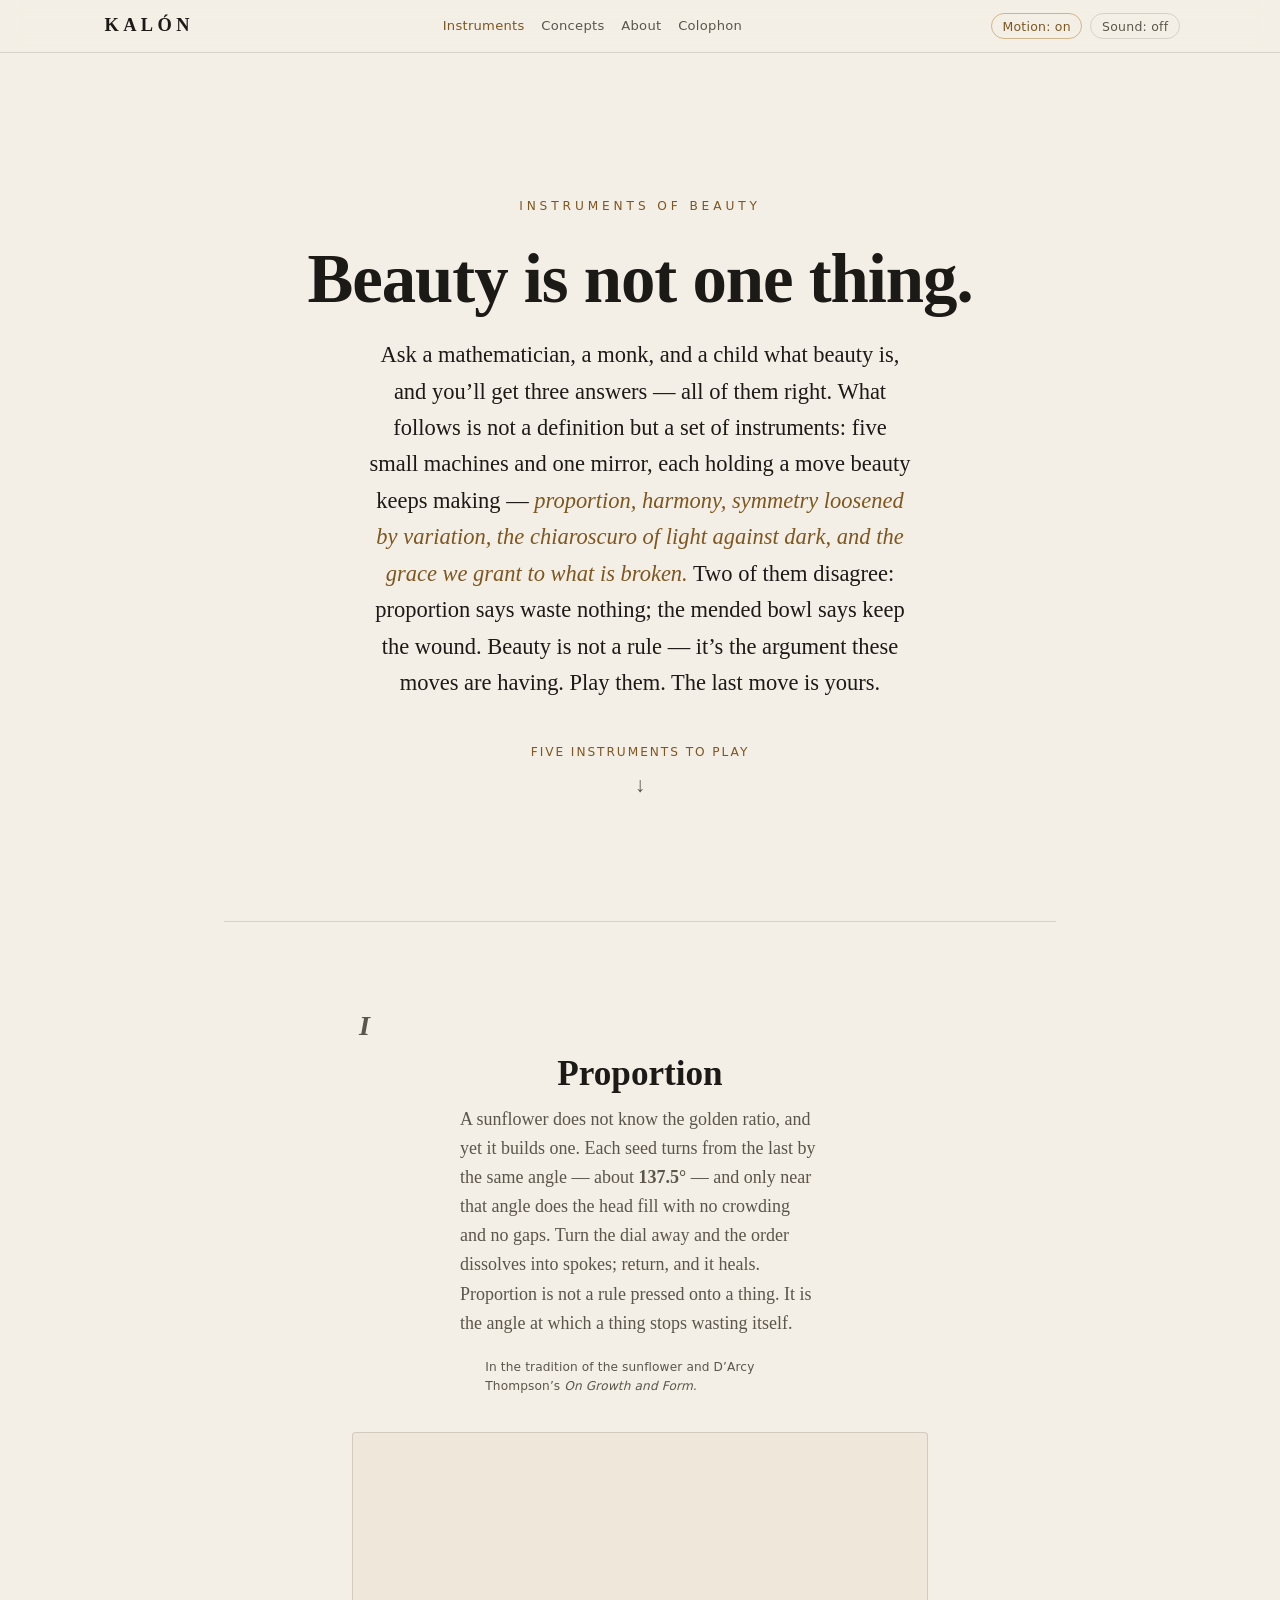
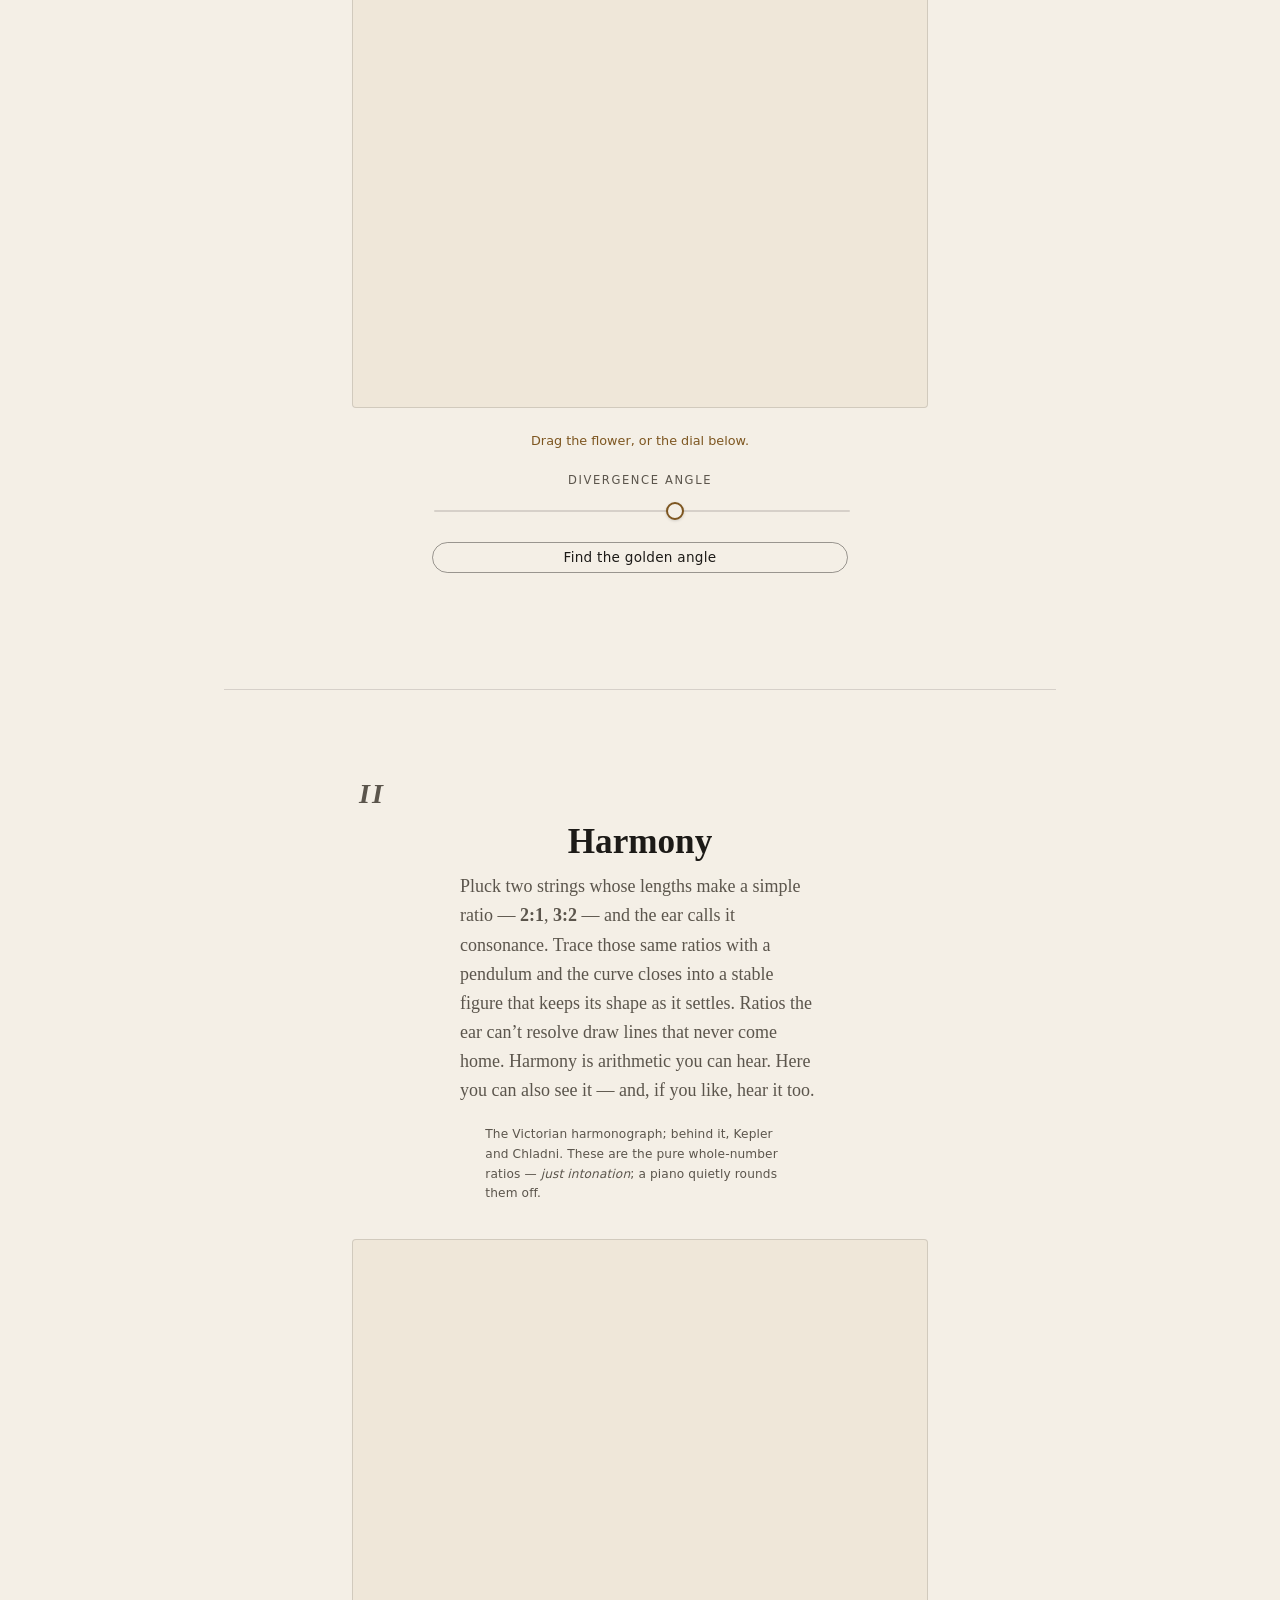
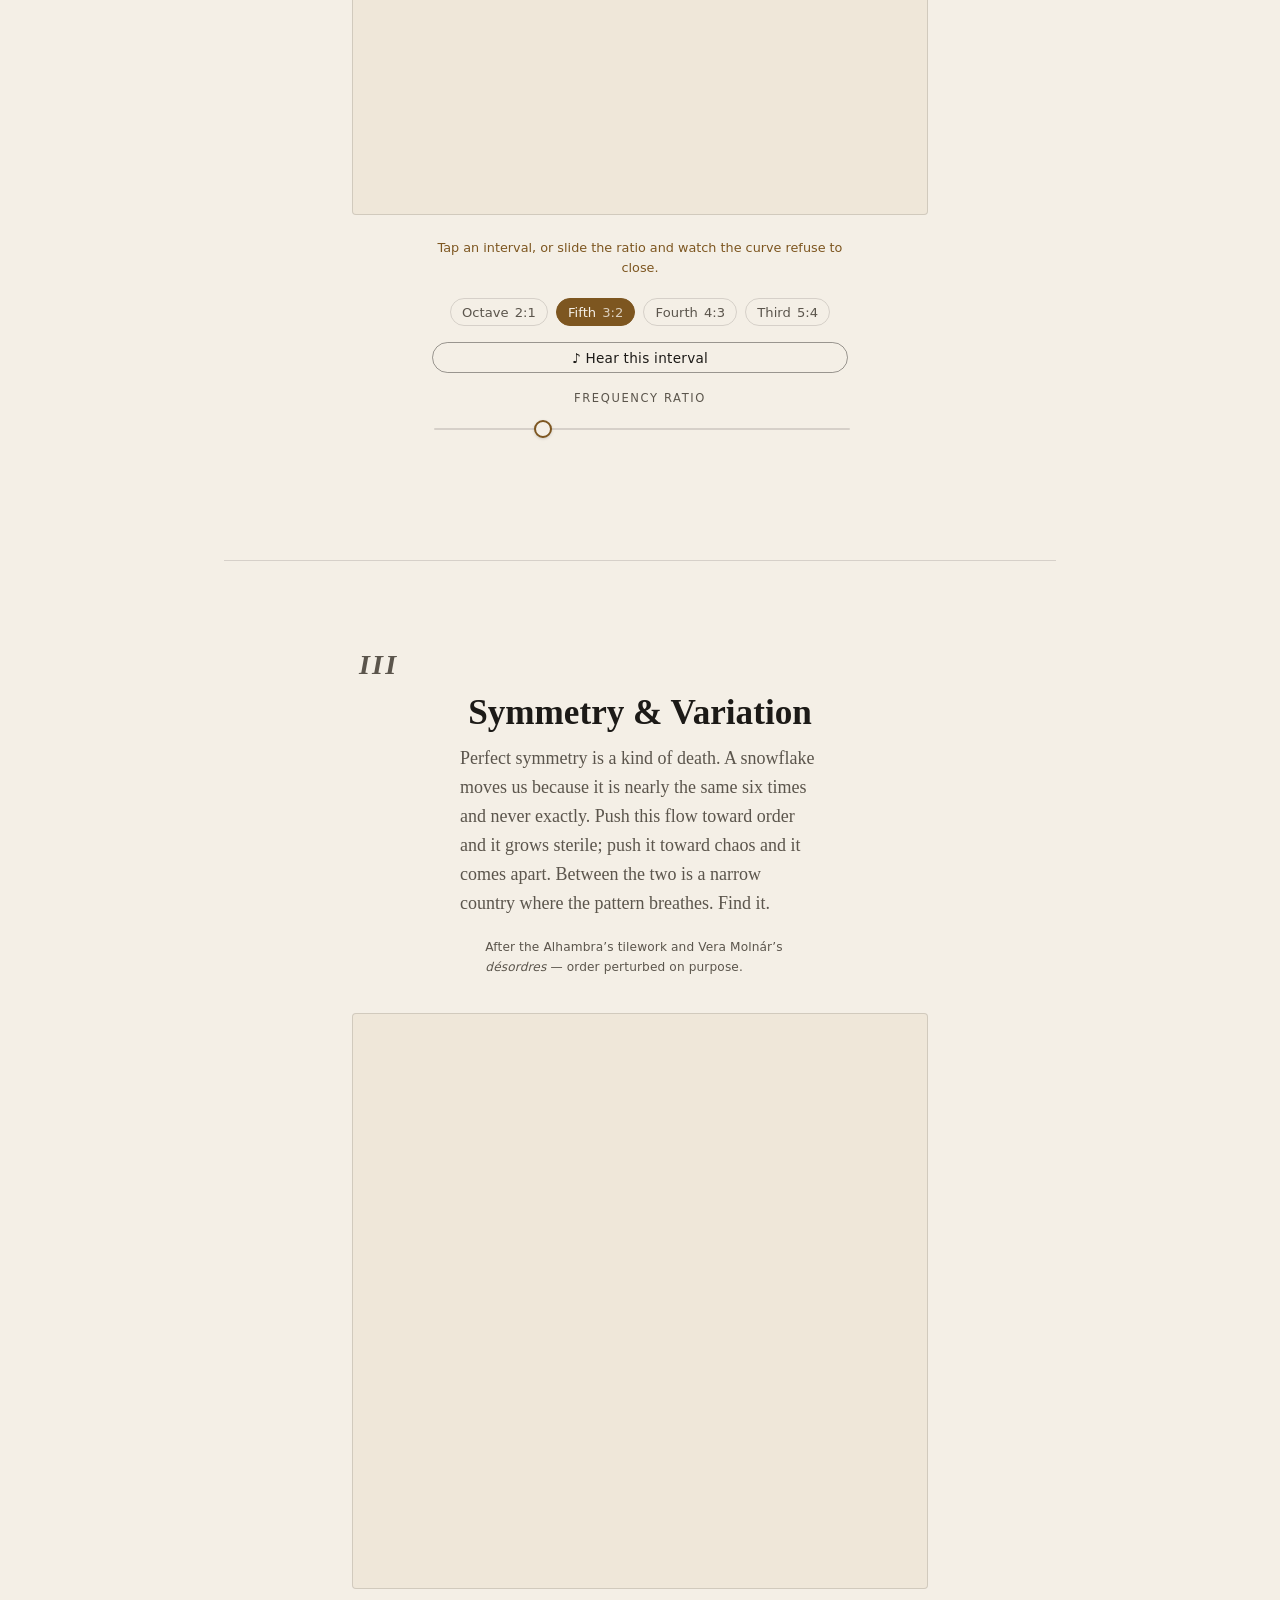
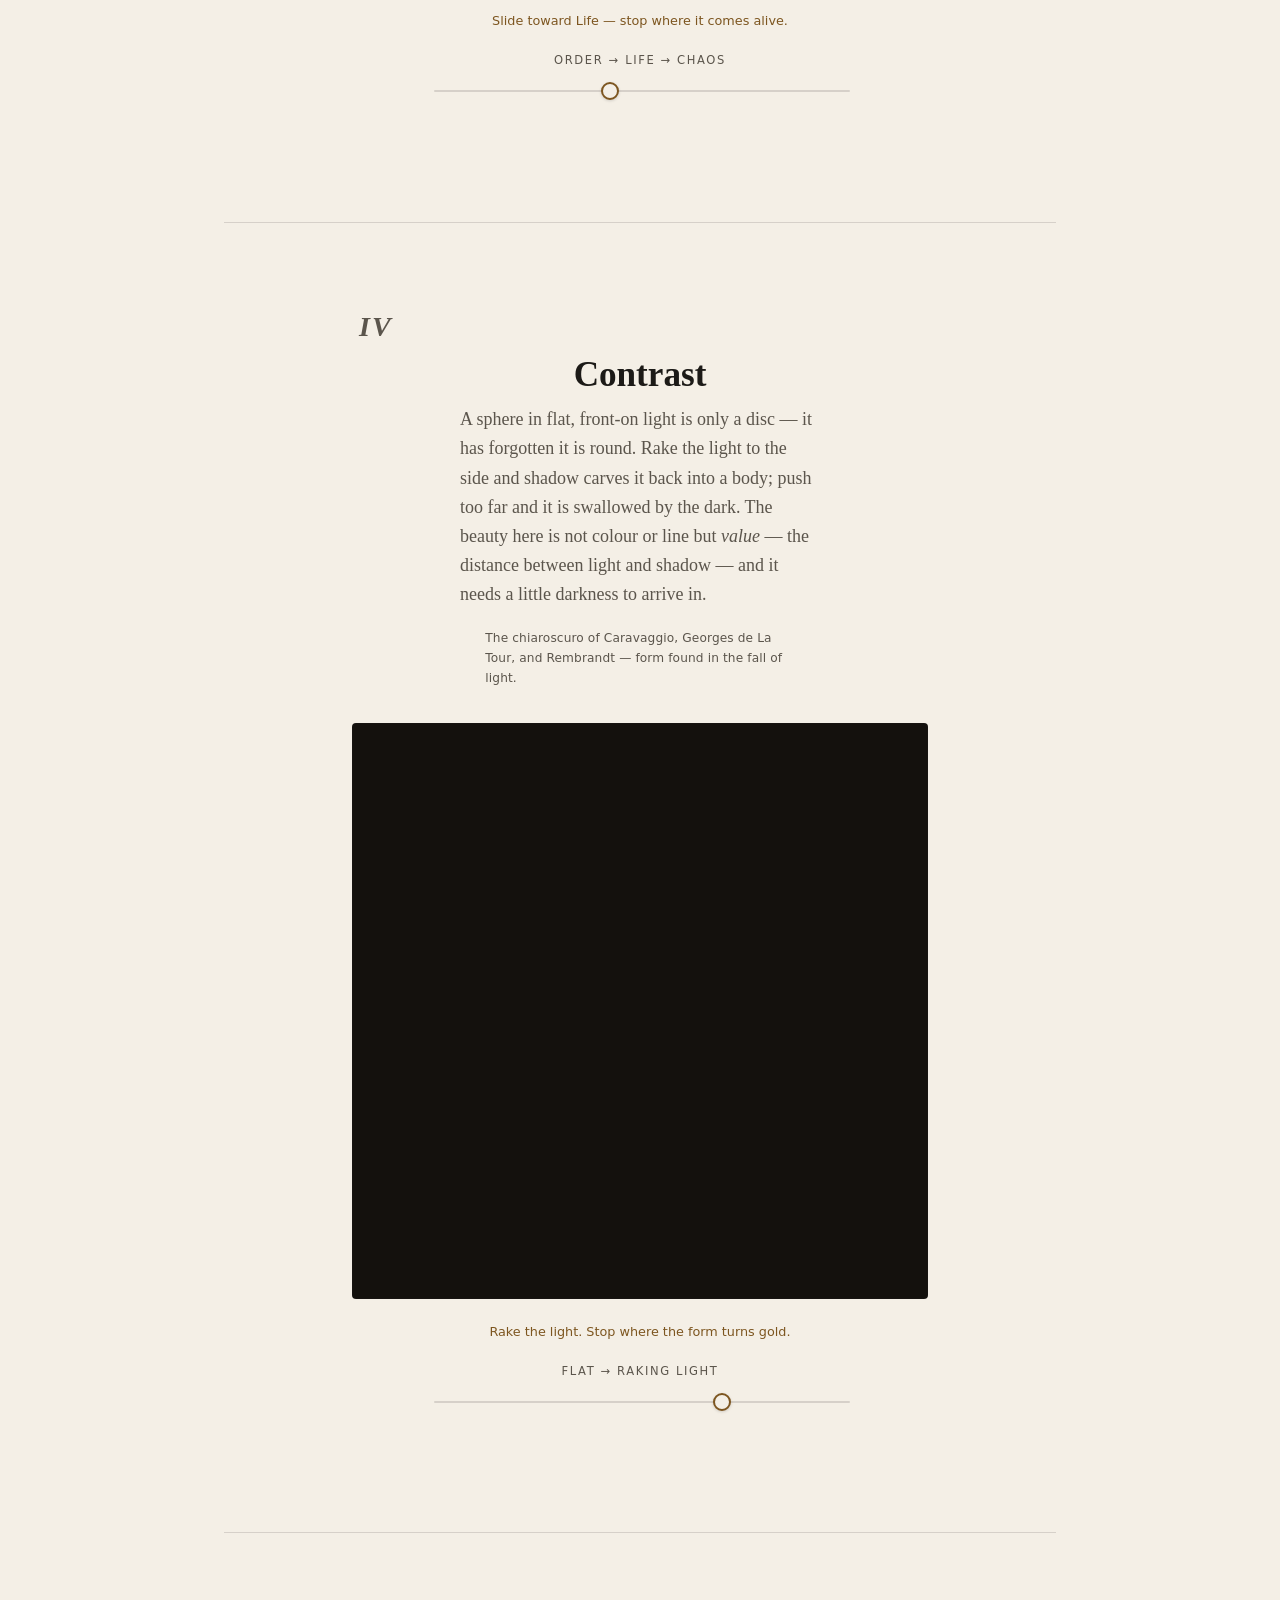
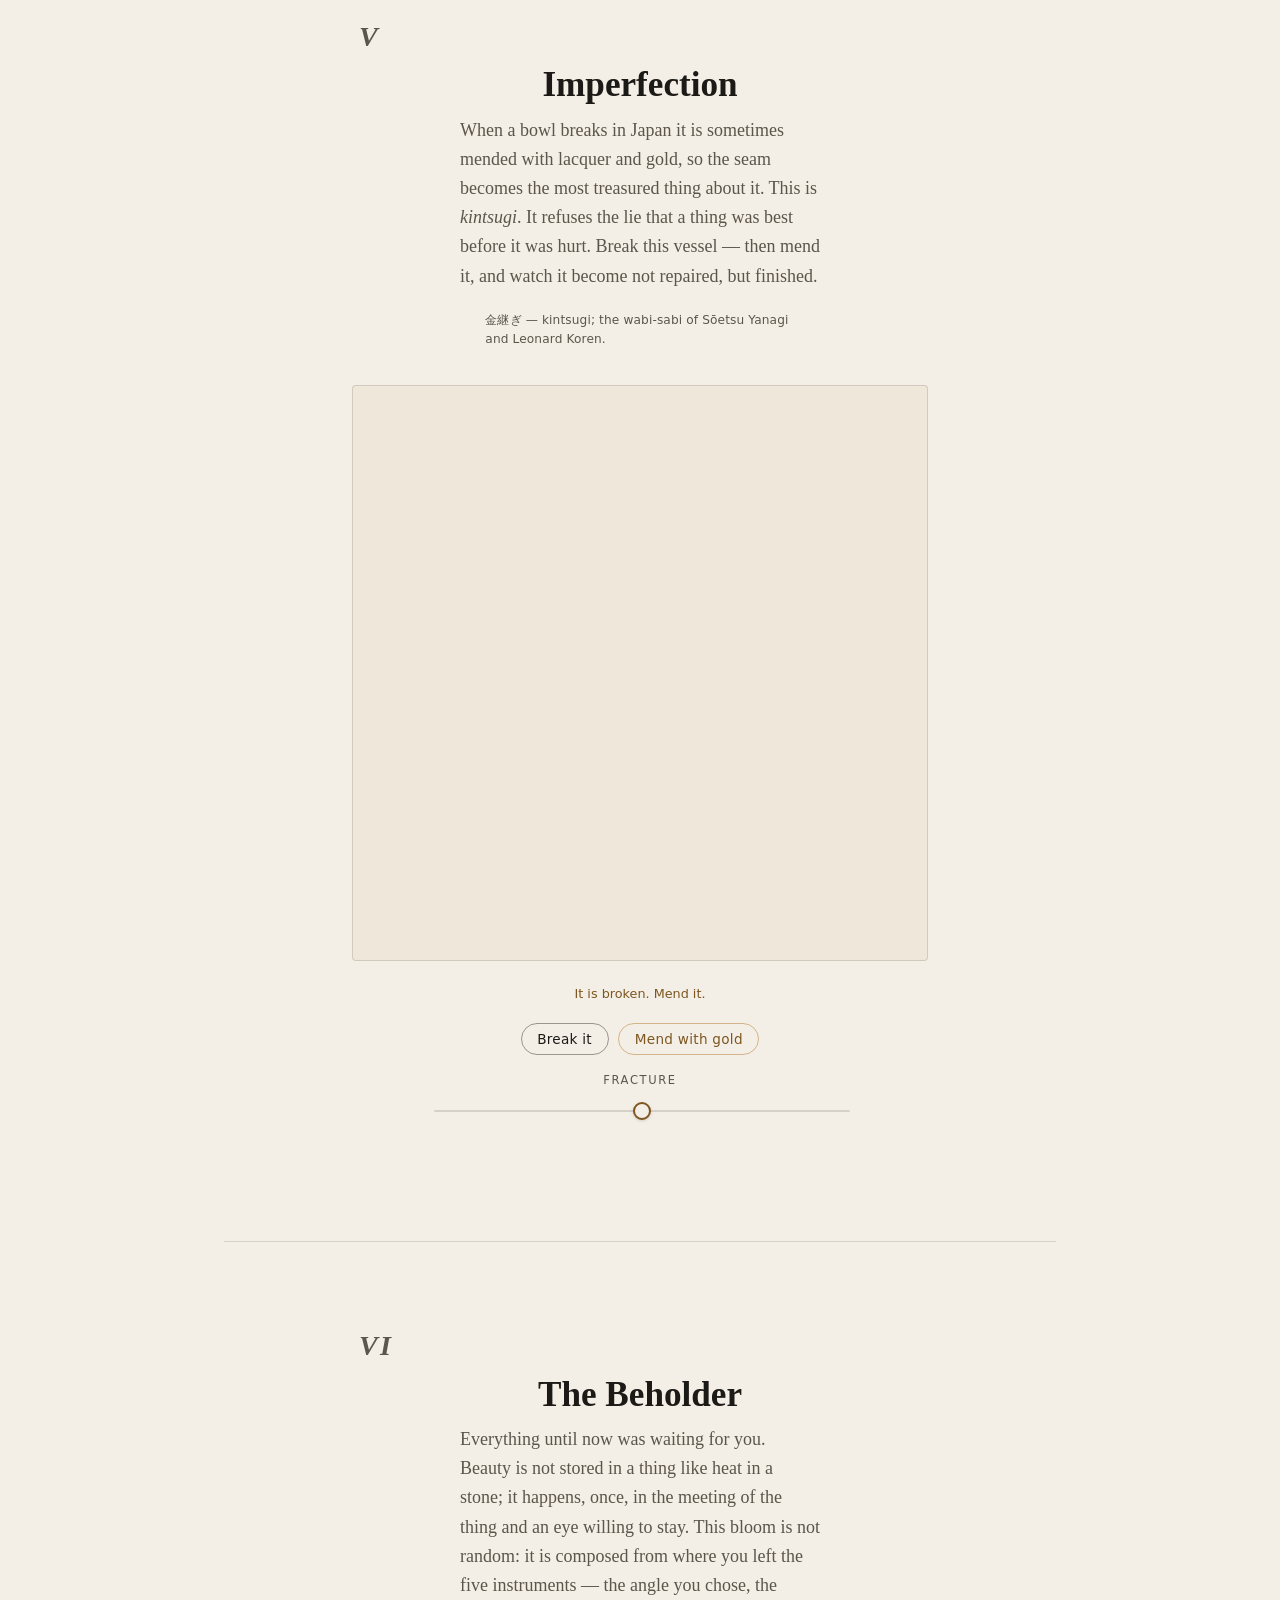
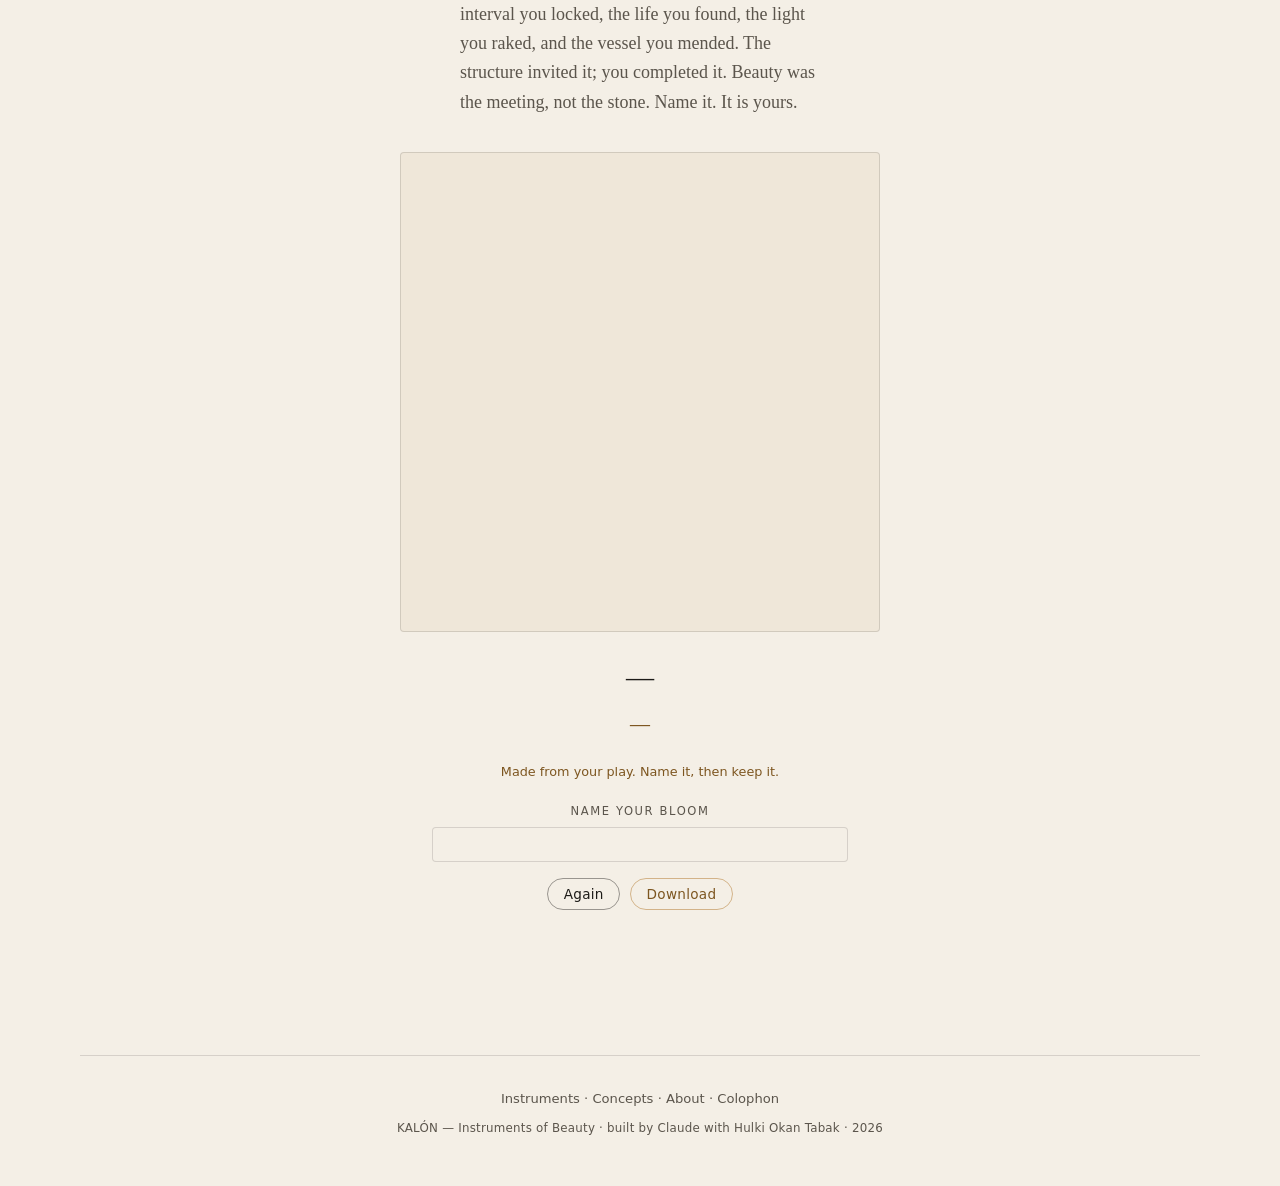
<file: index.html>
<!DOCTYPE html>
<html lang="en">
<head>
<meta charset="utf-8" />
<meta name="viewport" content="width=device-width, initial-scale=1" />
<!-- Tight no-injection posture. Self-contained except GoatCounter (privacy-friendly, cookieless page-view analytics — no personal data), allowed via a strict named-host allowlist. -->
<meta http-equiv="Content-Security-Policy" content="default-src 'none'; script-src 'self' https://gc.zgo.at; style-src 'self'; img-src 'self' data: https://kalon.goatcounter.com; font-src 'self'; connect-src https://kalon.goatcounter.com; manifest-src 'self'; base-uri 'none'; form-action 'none'" />
<title>KALÓN — Instruments of Beauty</title>
<meta name="description" content="Beauty is not one thing. It is a few recurring moves — proportion, harmony, symmetry held in tension with variation, the chiaroscuro of light and shadow, and honored imperfection — and the last move belongs to the beholder. Five playable instruments." />
<meta name="color-scheme" content="light" />
<meta name="theme-color" content="#f4efe6" />
<link rel="apple-touch-icon" href="assets/icon-180.png" />
<link rel="manifest" href="manifest.webmanifest" />
<meta name="apple-mobile-web-app-capable" content="yes" />
<meta name="mobile-web-app-capable" content="yes" />
<meta name="apple-mobile-web-app-title" content="KALÓN" />
<meta name="apple-mobile-web-app-status-bar-style" content="default" />
<meta property="og:title" content="KALÓN — Instruments of Beauty" />
<meta property="og:description" content="Five playable instruments of beauty: proportion, harmony, symmetry &amp; variation, the chiaroscuro of light and shadow, imperfection — and the beholder who completes them." />
<meta property="og:type" content="website" />
<meta name="twitter:card" content="summary" />
<link rel="icon" href="data:image/svg+xml,%3Csvg xmlns='http://www.w3.org/2000/svg' viewBox='0 0 32 32'%3E%3Crect width='32' height='32' fill='%23f4efe6'/%3E%3Cg fill='%23b8843f'%3E%3Ccircle cx='16' cy='16' r='2.2'/%3E%3Ccircle cx='22' cy='14' r='1.8'/%3E%3Ccircle cx='11' cy='19' r='1.8'/%3E%3Ccircle cx='19' cy='22' r='1.6'/%3E%3Ccircle cx='12' cy='11' r='1.6'/%3E%3Ccircle cx='23' cy='20' r='1.3'/%3E%3C/g%3E%3C/svg%3E" />
<link rel="stylesheet" href="css/kalon.css" />
</head>
<body>
<a class="skip-link" href="#overture">Skip to content</a>

<header class="masthead">
  <div class="masthead__inner">
    <a class="wordmark" href="./" id="top">KALÓN</a>
    <nav class="masthead__nav" aria-label="Pages">
      <a href="./" aria-current="page">Instruments</a>
      <a href="concepts.html">Concepts</a>
      <a href="about.html">About</a>
      <a href="colophon.html">Colophon</a>
    </nav>
    <div class="masthead__controls">
      <button type="button" class="toggle" data-toggle="motion" aria-pressed="true">Motion: on</button>
      <button type="button" class="toggle" data-toggle="sound" aria-pressed="false">Sound: off</button>
    </div>
  </div>
</header>

<main>
  <!-- OVERTURE -->
  <section id="overture" class="overture" tabindex="-1">
    <p class="kicker">Instruments of Beauty</p>
    <h1 class="display">Beauty is not one&nbsp;thing.</h1>
    <p class="lede">
      Ask a mathematician, a monk, and a child what beauty is, and you’ll get three answers —
      all of them right. What follows is not a definition but a set of instruments: five small
      machines and one mirror, each holding a move beauty keeps making — <em>proportion, harmony,
      symmetry loosened by variation, the chiaroscuro of light against dark, and the grace we
      grant to what is broken.</em> Two of them disagree: proportion says waste nothing; the
      mended bowl says keep the wound. Beauty is not a rule — it’s the argument these moves are
      having. Play them. The last move is yours.
    </p>
    <p class="scroll-hint" aria-hidden="true"><span class="scroll-hint__label">five instruments to play</span> ↓</p>
  </section>

  <!-- I · PROPORTION -->
  <section id="proportion" class="instrument" data-instrument="proportion" aria-labelledby="h-proportion">
    <div class="instrument__text">
      <p class="numeral">I</p>
      <h2 id="h-proportion">Proportion</h2>
      <p>
        A sunflower does not know the golden ratio, and yet it builds one. Each seed turns
        from the last by the same angle — about <strong>137.5°</strong> — and only near that
        angle does the head fill with no crowding and no gaps. Turn the dial away and the
        order dissolves into spokes; return, and it heals. Proportion is not a rule pressed
        onto a thing. It is the angle at which a thing stops wasting itself.
      </p>
      <p class="lineage">In the tradition of the sunflower and D’Arcy Thompson’s <em>On Growth and Form</em>.</p>
    </div>
    <figure class="instrument__stage">
      <canvas data-role="canvas" width="640" height="640" role="img"
        aria-label="A field of florets arranged by a divergence angle. Near the golden angle they pack into a smooth spiral; away from it, spokes and gaps appear."></canvas>
      <figcaption class="visually-hidden">Phyllotaxis: points placed at each multiple of the divergence angle.</figcaption>
      <div class="controls">
        <p class="hint">Drag the flower, or the dial below.</p>
        <label class="control">
          <span class="control__label">Divergence angle</span>
          <input type="range" data-role="theta" min="120" max="150" step="0.1" value="137.5"
            aria-label="Divergence angle in degrees" />
        </label>
        <button type="button" class="btn" data-role="golden">Find the golden angle</button>
        <p class="readout" data-role="readout" aria-live="polite"></p>
      </div>
    </figure>
  </section>

  <!-- II · HARMONY -->
  <section id="harmony" class="instrument" data-instrument="harmony" aria-labelledby="h-harmony">
    <div class="instrument__text">
      <p class="numeral">II</p>
      <h2 id="h-harmony">Harmony</h2>
      <p>
        Pluck two strings whose lengths make a simple ratio — <strong>2:1</strong>,
        <strong>3:2</strong> — and the ear calls it consonance. Trace those same ratios with a
        pendulum and the curve closes into a stable figure that keeps its shape as it settles.
        Ratios the ear can’t resolve draw lines that never come home. Harmony is arithmetic you can hear.
        Here you can also see it — and, if you like, hear it too.
      </p>
      <p class="lineage">The Victorian harmonograph; behind it, Kepler and Chladni. These are the pure whole-number ratios — <em>just intonation</em>; a piano quietly rounds them off.</p>
    </div>
    <figure class="instrument__stage">
      <canvas data-role="canvas" width="640" height="640" role="img"
        aria-label="A harmonograph curve. Simple frequency ratios close into a stable figure; complex ratios tangle."></canvas>
      <div class="controls">
        <p class="hint">Tap an interval, or slide the ratio and watch the curve refuse to close.</p>
        <div class="chips" role="group" aria-label="Musical intervals">
          <button type="button" class="chip" data-role="interval" data-p="2" data-q="1" aria-pressed="false">Octave <span>2:1</span></button>
          <button type="button" class="chip" data-role="interval" data-p="3" data-q="2" aria-pressed="true">Fifth <span>3:2</span></button>
          <button type="button" class="chip" data-role="interval" data-p="4" data-q="3" aria-pressed="false">Fourth <span>4:3</span></button>
          <button type="button" class="chip" data-role="interval" data-p="5" data-q="4" aria-pressed="false">Third <span>5:4</span></button>
        </div>
        <button type="button" class="btn" data-role="hear">♪ Hear this interval</button>
        <label class="control">
          <span class="control__label">Frequency ratio</span>
          <input type="range" data-role="ratio" min="1" max="3" step="0.001" value="1.5"
            aria-label="Frequency ratio between the two pendulums" />
        </label>
        <p class="readout" data-role="readout" aria-live="polite"></p>
      </div>
    </figure>
  </section>

  <!-- III · SYMMETRY & VARIATION -->
  <section id="symmetry" class="instrument" data-instrument="symmetry" aria-labelledby="h-symmetry">
    <div class="instrument__text">
      <p class="numeral">III</p>
      <h2 id="h-symmetry">Symmetry &amp; Variation</h2>
      <p>
        Perfect symmetry is a kind of death. A snowflake moves us because it is nearly the
        same six times and never exactly. Push this flow toward order and it grows sterile;
        push it toward chaos and it comes apart. Between the two is a narrow country where the
        pattern breathes. Find it.
      </p>
      <p class="lineage">After the Alhambra’s tilework and Vera Molnár’s <em>désordres</em> — order perturbed on purpose.</p>
    </div>
    <figure class="instrument__stage">
      <canvas data-role="canvas" width="640" height="640" role="img"
        aria-label="A twelve-fold rosette construction. A single slider moves it from a perfect crystalline pattern, through a living near-symmetry, into chaos."></canvas>
      <div class="controls">
        <p class="hint">Slide toward Life — stop where it comes alive.</p>
        <label class="control">
          <span class="control__label">Order → Life → Chaos</span>
          <input type="range" data-role="life" min="0" max="1" step="0.01" value="0.42"
            aria-label="Amount of life: from order to chaos" />
        </label>
        <p class="readout" data-role="readout" aria-live="polite"></p>
      </div>
    </figure>
  </section>

  <!-- IV · CONTRAST -->
  <section id="contrast" class="instrument instrument--dark" data-instrument="contrast" aria-labelledby="h-contrast">
    <div class="instrument__text">
      <p class="numeral">IV</p>
      <h2 id="h-contrast">Contrast</h2>
      <p>
        A sphere in flat, front-on light is only a disc — it has forgotten it is round. Rake the
        light to the side and shadow carves it back into a body; push too far and it is swallowed
        by the dark. The beauty here is not colour or line but <em>value</em> — the distance
        between light and shadow — and it needs a little darkness to arrive in.
      </p>
      <p class="lineage">The chiaroscuro of Caravaggio, Georges de La Tour, and Rembrandt — form found in the fall of light.</p>
    </div>
    <figure class="instrument__stage">
      <canvas data-role="canvas" width="640" height="640" role="img"
        aria-label="A sphere emerging from darkness, lit from the side; a slider moves the light from flat to raking."></canvas>
      <div class="controls">
        <p class="hint">Rake the light. Stop where the form turns gold.</p>
        <label class="control">
          <span class="control__label">Flat → Raking light</span>
          <input type="range" data-role="light" min="0" max="1" step="0.01" value="0.7"
            aria-label="Light angle: from flat front light to raking side light" />
        </label>
        <p class="readout" data-role="readout" aria-live="polite"></p>
      </div>
    </figure>
  </section>

  <!-- V · IMPERFECTION -->
  <section id="imperfection" class="instrument" data-instrument="imperfection" aria-labelledby="h-imperfection">
    <div class="instrument__text">
      <p class="numeral">V</p>
      <h2 id="h-imperfection">Imperfection</h2>
      <p>
        When a bowl breaks in Japan it is sometimes mended with lacquer and gold, so the seam
        becomes the most treasured thing about it. This is <em>kintsugi</em>. It refuses the
        lie that a thing was best before it was hurt. Break this vessel — then mend it, and
        watch it become not repaired, but finished.
      </p>
      <p class="lineage">金継ぎ — kintsugi; the wabi-sabi of Sōetsu Yanagi and Leonard Koren.</p>
    </div>
    <figure class="instrument__stage">
      <canvas data-role="canvas" width="640" height="640" role="img"
        aria-label="A ceramic vessel that can be fractured and then mended, its cracks filled with gold."></canvas>
      <div class="controls">
        <p class="hint">It is broken. Mend it.</p>
        <div class="btn-row">
          <button type="button" class="btn" data-role="break">Break it</button>
          <button type="button" class="btn btn--gold" data-role="mend">Mend with gold</button>
        </div>
        <label class="control">
          <span class="control__label">Fracture</span>
          <input type="range" data-role="broken" min="1" max="5" step="1" value="3" aria-label="How many fractures" />
        </label>
        <p class="readout" data-role="readout" aria-live="polite"></p>
      </div>
    </figure>
  </section>

  <!-- FINALE · THE BEHOLDER -->
  <section id="beholder" class="instrument beholder" data-instrument="beholder" aria-labelledby="h-beholder">
    <div class="instrument__text">
      <p class="numeral">VI</p>
      <h2 id="h-beholder">The Beholder</h2>
      <p>
        Everything until now was waiting for you. Beauty is not stored in a thing like heat in
        a stone; it happens, once, in the meeting of the thing and an eye willing to stay.
        This bloom is not random: it is composed from where you left the five instruments —
        the angle you chose, the interval you locked, the life you found, the light you raked,
        and the vessel you mended. The structure invited it; you completed it. Beauty was the
        meeting, not the stone. Name it. It is yours.
      </p>
    </div>
    <figure class="instrument__stage">
      <canvas data-role="canvas" width="720" height="720" role="img" aria-label="A bloom composed from your visit."></canvas>
      <figure class="artifact" role="status" aria-live="polite">
        <figcaption class="artifact__name" data-role="name">—</figcaption>
        <blockquote class="artifact__line" data-role="line">—</blockquote>
        <p class="artifact__sig" data-role="signature"></p>
      </figure>
      <div class="controls">
        <p class="hint">Made from your play. Name it, then keep it.</p>
        <label class="control control--text">
          <span class="control__label">Name your bloom</span>
          <input type="text" data-role="rename" maxlength="40" autocomplete="off" spellcheck="false" />
        </label>
        <div class="btn-row">
          <button type="button" class="btn" data-role="again">Again</button>
          <button type="button" class="btn btn--gold" data-role="download">Download</button>
        </div>
      </div>
    </figure>
  </section>

</main>

<footer class="site-footer">
  <nav class="site-footer__nav" aria-label="Pages">
    <a href="./">Instruments</a> · <a href="concepts.html">Concepts</a> · <a href="about.html">About</a> · <a href="colophon.html">Colophon</a>
  </nav>
  <p>KALÓN — Instruments of Beauty · built by Claude with Hulki Okan Tabak · 2026</p>
</footer>

<script src="js/core.js"></script>
<script src="js/audio.js"></script>
<script src="js/proportion.js"></script>
<script src="js/harmony.js"></script>
<script src="js/symmetry.js"></script>
<script src="js/contrast.js"></script>
<script src="js/imperfection.js"></script>
<script src="js/beholder.js"></script>
<script src="js/boot.js"></script>
<!-- GoatCounter — privacy-friendly, cookieless page-view analytics (no personal data) -->
<script data-goatcounter="https://kalon.goatcounter.com/count" async src="https://gc.zgo.at/count.js"></script>
</body>
</html>
</file>
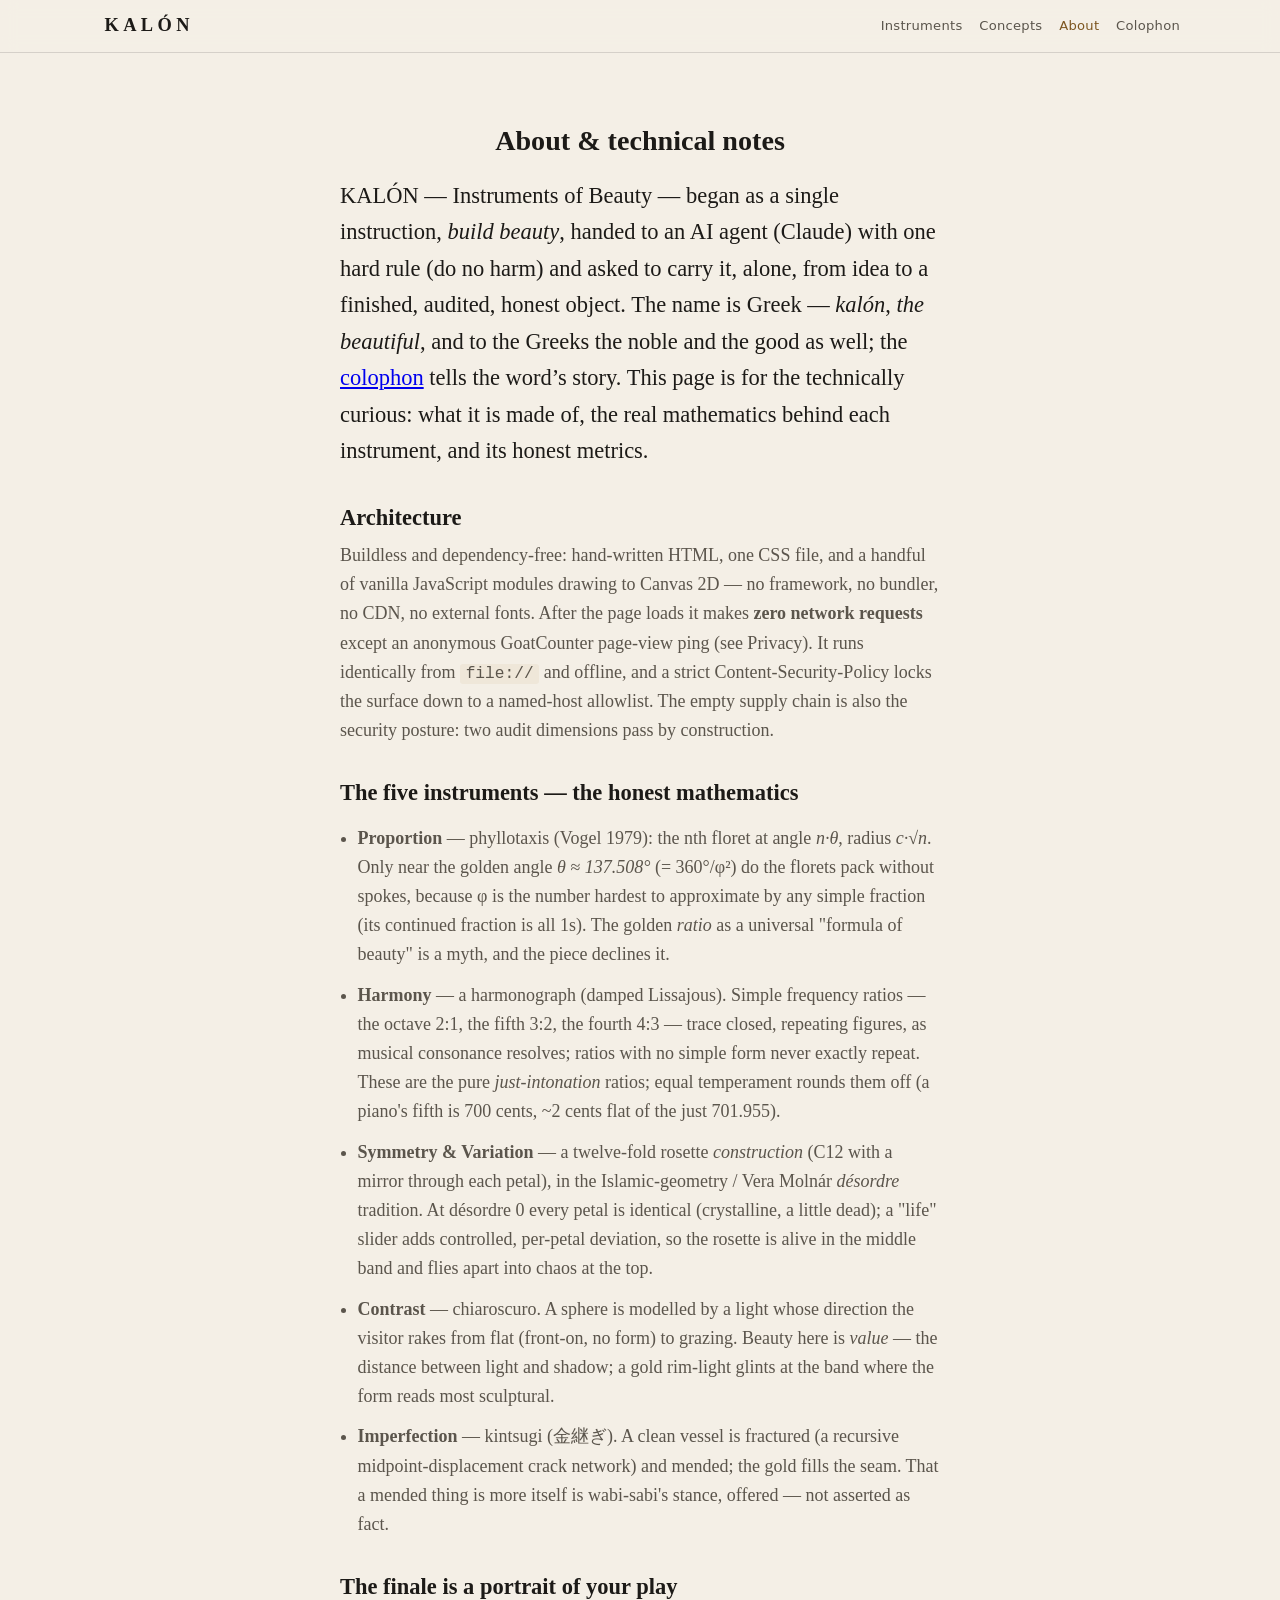
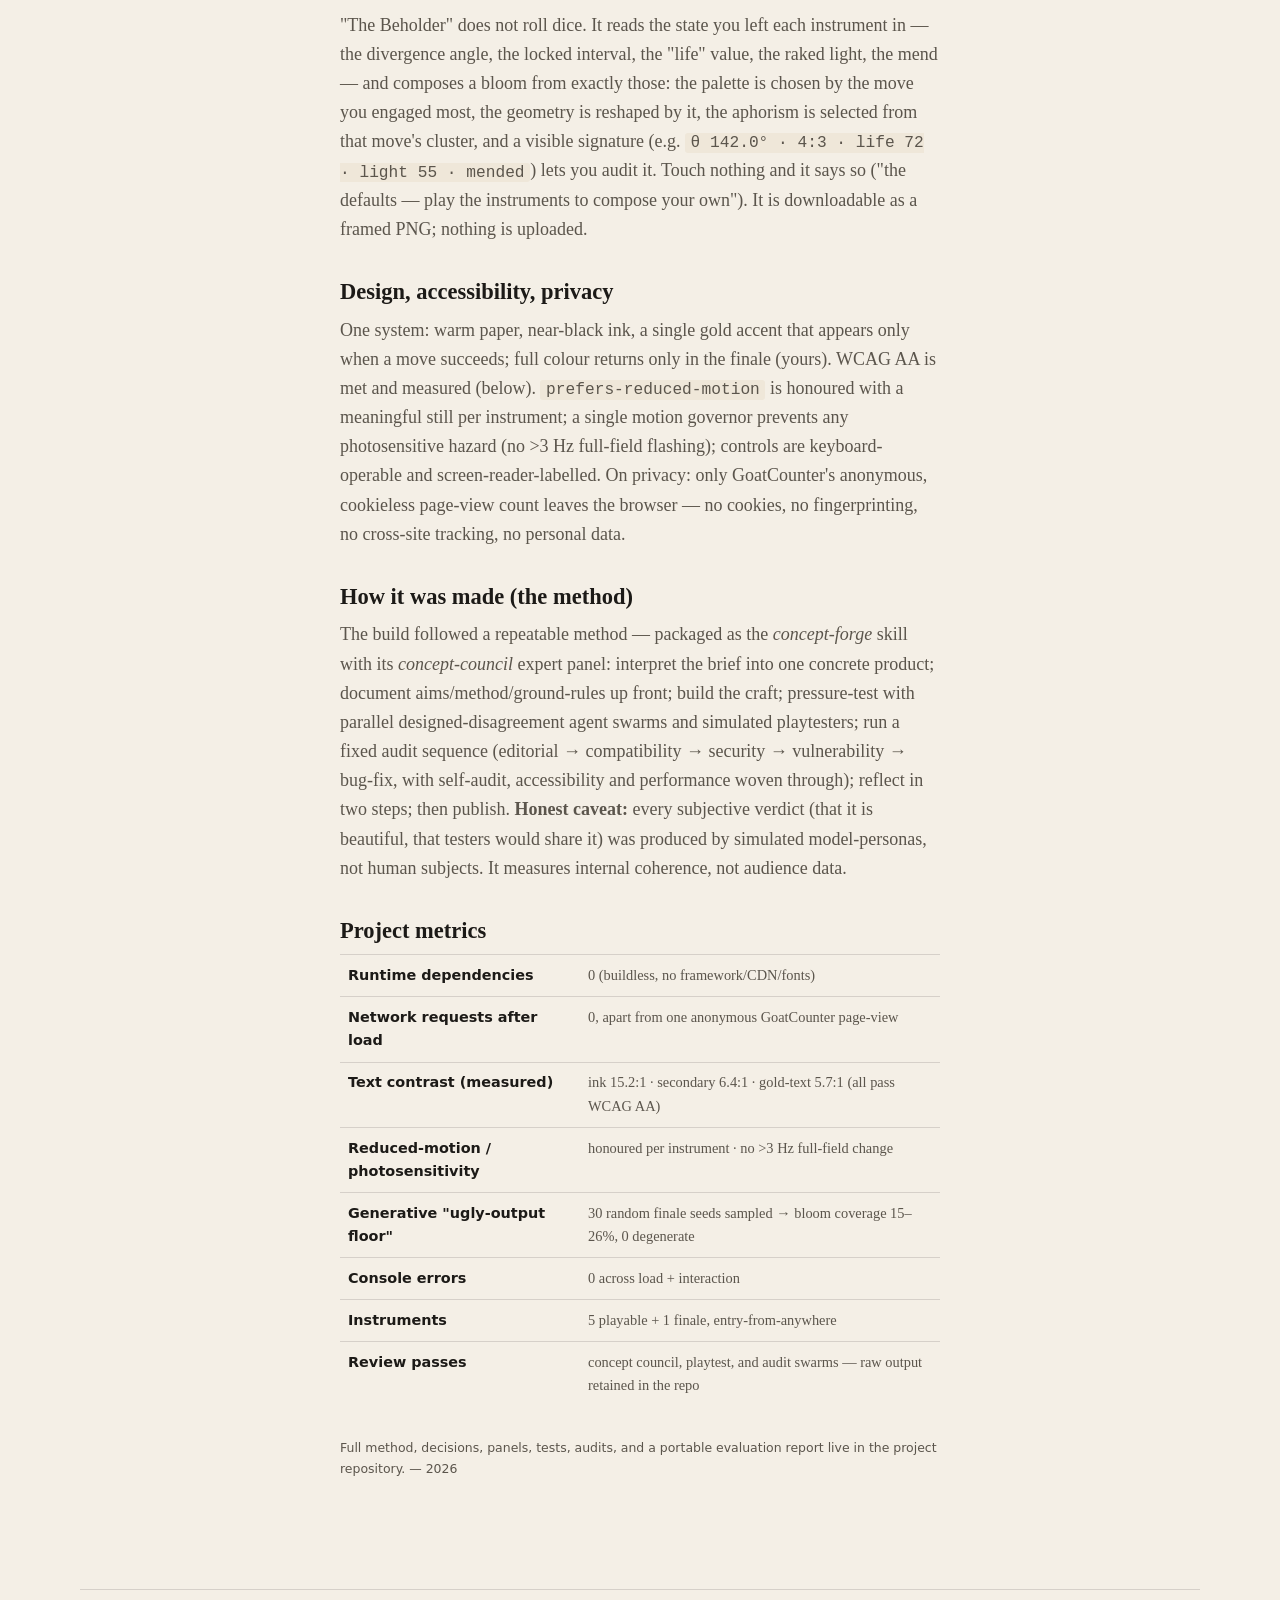
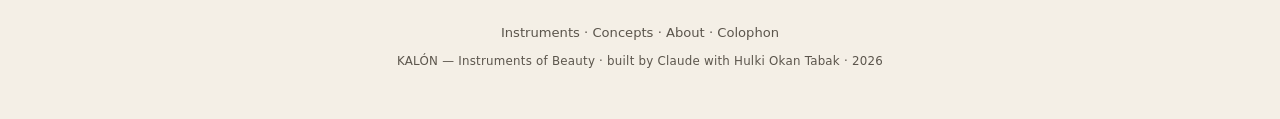
<file: about.html>
<!DOCTYPE html>
<html lang="en">
<head>
<meta charset="utf-8" />
<meta name="viewport" content="width=device-width, initial-scale=1" />
<meta http-equiv="Content-Security-Policy" content="default-src 'none'; script-src 'self' https://gc.zgo.at; style-src 'self'; img-src 'self' data: https://kalon.goatcounter.com; font-src 'self'; connect-src https://kalon.goatcounter.com; manifest-src 'self'; base-uri 'none'; form-action 'none'" />
<title>About — KALÓN</title>
<meta name="description" content="How KALÓN is built: the honest mathematics of its five instruments, its architecture, accessibility, privacy, method, and project metrics." />
<meta name="color-scheme" content="light" />
<meta name="theme-color" content="#f4efe6" />
<link rel="icon" type="image/png" href="assets/icon-192.png" />
<link rel="apple-touch-icon" href="assets/icon-180.png" />
<link rel="manifest" href="manifest.webmanifest" />
<meta name="apple-mobile-web-app-title" content="KALÓN" />
<link rel="stylesheet" href="css/kalon.css" />
</head>
<body class="page">
<a class="skip-link" href="#main">Skip to content</a>

<header class="masthead">
  <div class="masthead__inner">
    <a class="wordmark" href="./">KALÓN</a>
    <nav class="masthead__nav" aria-label="Pages">
      <a href="./">Instruments</a>
      <a href="concepts.html">Concepts</a>
      <a href="about.html" aria-current="page">About</a>
      <a href="colophon.html">Colophon</a>
    </nav>
  </div>
</header>

<main id="main">
  <article class="about page-section" aria-labelledby="h-about">
    <h1 id="h-about">About &amp; technical notes</h1>
    <p class="about__lede">
      KALÓN — Instruments of Beauty — began as a single instruction, <em>build beauty</em>, handed
      to an AI agent (Claude) with one hard rule (do no harm) and asked to carry it, alone, from
      idea to a finished, audited, honest object. The name is Greek — <em>kalón</em>,
      <em>the beautiful</em>, and to the Greeks the noble and the good as well; the
      <a href="colophon.html#name">colophon</a> tells the word’s story. This page is for the
      technically curious: what it is made of, the real mathematics behind each instrument, and its
      honest metrics.
    </p>

    <h2>Architecture</h2>
    <p>
      Buildless and dependency-free: hand-written HTML, one CSS file, and a handful of vanilla
      JavaScript modules drawing to Canvas 2D — no framework, no bundler, no CDN, no external fonts.
      After the page loads it makes <strong>zero network requests</strong> except an anonymous
      GoatCounter page-view ping (see Privacy). It runs identically from <code>file://</code> and
      offline, and a strict Content-Security-Policy locks the surface down to a named-host
      allowlist. The empty supply chain is also the security posture: two audit dimensions pass by
      construction.
    </p>

    <h2>The five instruments — the honest mathematics</h2>
    <ul class="about__list">
      <li><strong>Proportion</strong> — phyllotaxis (Vogel 1979): the nth floret at angle
        <em>n·θ</em>, radius <em>c·√n</em>. Only near the golden angle <em>θ ≈ 137.508°</em>
        (= 360°/φ²) do the florets pack without spokes, because φ is the number hardest to
        approximate by any simple fraction (its continued fraction is all 1s). The golden
        <em>ratio</em> as a universal "formula of beauty" is a myth, and the piece declines it.</li>
      <li><strong>Harmony</strong> — a harmonograph (damped Lissajous). Simple frequency ratios —
        the octave 2:1, the fifth 3:2, the fourth 4:3 — trace closed, repeating figures, as
        musical consonance resolves; ratios with no simple form never exactly repeat. These are
        the pure <em>just-intonation</em> ratios; equal temperament rounds them off (a piano's
        fifth is 700 cents, ~2 cents flat of the just 701.955).</li>
      <li><strong>Symmetry &amp; Variation</strong> — a twelve-fold rosette <em>construction</em>
        (C12 with a mirror through each petal), in the Islamic-geometry / Vera Molnár
        <em>désordre</em> tradition. At désordre 0 every petal is identical (crystalline, a little
        dead); a "life" slider adds controlled, per-petal deviation, so the rosette is alive in the
        middle band and flies apart into chaos at the top.</li>
      <li><strong>Contrast</strong> — chiaroscuro. A sphere is modelled by a light whose direction
        the visitor rakes from flat (front-on, no form) to grazing. Beauty here is
        <em>value</em> — the distance between light and shadow; a gold rim-light glints at the
        band where the form reads most sculptural.</li>
      <li><strong>Imperfection</strong> — kintsugi (金継ぎ). A clean vessel is fractured (a
        recursive midpoint-displacement crack network) and mended; the gold fills the seam. That a
        mended thing is more itself is wabi-sabi's stance, offered — not asserted as fact.</li>
    </ul>

    <h2>The finale is a portrait of your play</h2>
    <p>
      "The Beholder" does not roll dice. It reads the state you left each instrument in — the
      divergence angle, the locked interval, the "life" value, the raked light, the mend — and
      composes a bloom from exactly those: the palette is chosen by the move you engaged most, the
      geometry is reshaped by it, the aphorism is selected from that move's cluster, and a visible
      signature (e.g. <code>θ 142.0° · 4:3 · life 72 · light 55 · mended</code>) lets you audit it.
      Touch nothing and it says so ("the defaults — play the instruments to compose your own"). It
      is downloadable as a framed PNG; nothing is uploaded.
    </p>

    <h2>Design, accessibility, privacy</h2>
    <p>
      One system: warm paper, near-black ink, a single gold accent that appears only when a move
      succeeds; full colour returns only in the finale (yours). WCAG AA is met and measured (below).
      <code>prefers-reduced-motion</code> is honoured with a meaningful still per instrument; a
      single motion governor prevents any photosensitive hazard (no &gt;3 Hz full-field flashing);
      controls are keyboard-operable and screen-reader-labelled. On privacy: only GoatCounter's
      anonymous, cookieless page-view count leaves the browser — no cookies, no fingerprinting, no
      cross-site tracking, no personal data.
    </p>

    <h2>How it was made (the method)</h2>
    <p>
      The build followed a repeatable method — packaged as the <em>concept-forge</em> skill with its
      <em>concept-council</em> expert panel: interpret the brief into one concrete product; document
      aims/method/ground-rules up front; build the craft; pressure-test with parallel
      designed-disagreement agent swarms and simulated playtesters; run a fixed audit sequence
      (editorial → compatibility → security → vulnerability → bug-fix, with self-audit, accessibility
      and performance woven through); reflect in two steps; then publish. <strong>Honest caveat:</strong>
      every subjective verdict (that it is beautiful, that testers would share it) was produced by
      simulated model-personas, not human subjects. It measures internal coherence, not audience data.
    </p>

    <h2>Project metrics</h2>
    <table class="about__metrics">
      <tbody>
        <tr><th scope="row">Runtime dependencies</th><td>0 (buildless, no framework/CDN/fonts)</td></tr>
        <tr><th scope="row">Network requests after load</th><td>0, apart from one anonymous GoatCounter page-view</td></tr>
        <tr><th scope="row">Text contrast (measured)</th><td>ink 15.2:1 · secondary 6.4:1 · gold-text 5.7:1 (all pass WCAG AA)</td></tr>
        <tr><th scope="row">Reduced-motion / photosensitivity</th><td>honoured per instrument · no &gt;3 Hz full-field change</td></tr>
        <tr><th scope="row">Generative "ugly-output floor"</th><td>30 random finale seeds sampled → bloom coverage 15–26%, 0 degenerate</td></tr>
        <tr><th scope="row">Console errors</th><td>0 across load + interaction</td></tr>
        <tr><th scope="row">Instruments</th><td>5 playable + 1 finale, entry-from-anywhere</td></tr>
        <tr><th scope="row">Review passes</th><td>concept council, playtest, and audit swarms — raw output retained in the repo</td></tr>
      </tbody>
    </table>
    <p class="about__meta">
      Full method, decisions, panels, tests, audits, and a portable evaluation report live in the
      project repository. — 2026
    </p>
  </article>
</main>

<footer class="site-footer">
  <nav class="site-footer__nav" aria-label="Pages">
    <a href="./">Instruments</a> · <a href="concepts.html">Concepts</a> · <a href="about.html">About</a> · <a href="colophon.html">Colophon</a>
  </nav>
  <p>KALÓN — Instruments of Beauty · built by Claude with Hulki Okan Tabak · 2026</p>
</footer>

<!-- GoatCounter — privacy-friendly, cookieless page-view analytics (no personal data) -->
<script data-goatcounter="https://kalon.goatcounter.com/count" async src="https://gc.zgo.at/count.js"></script>
</body>
</html>
</file>
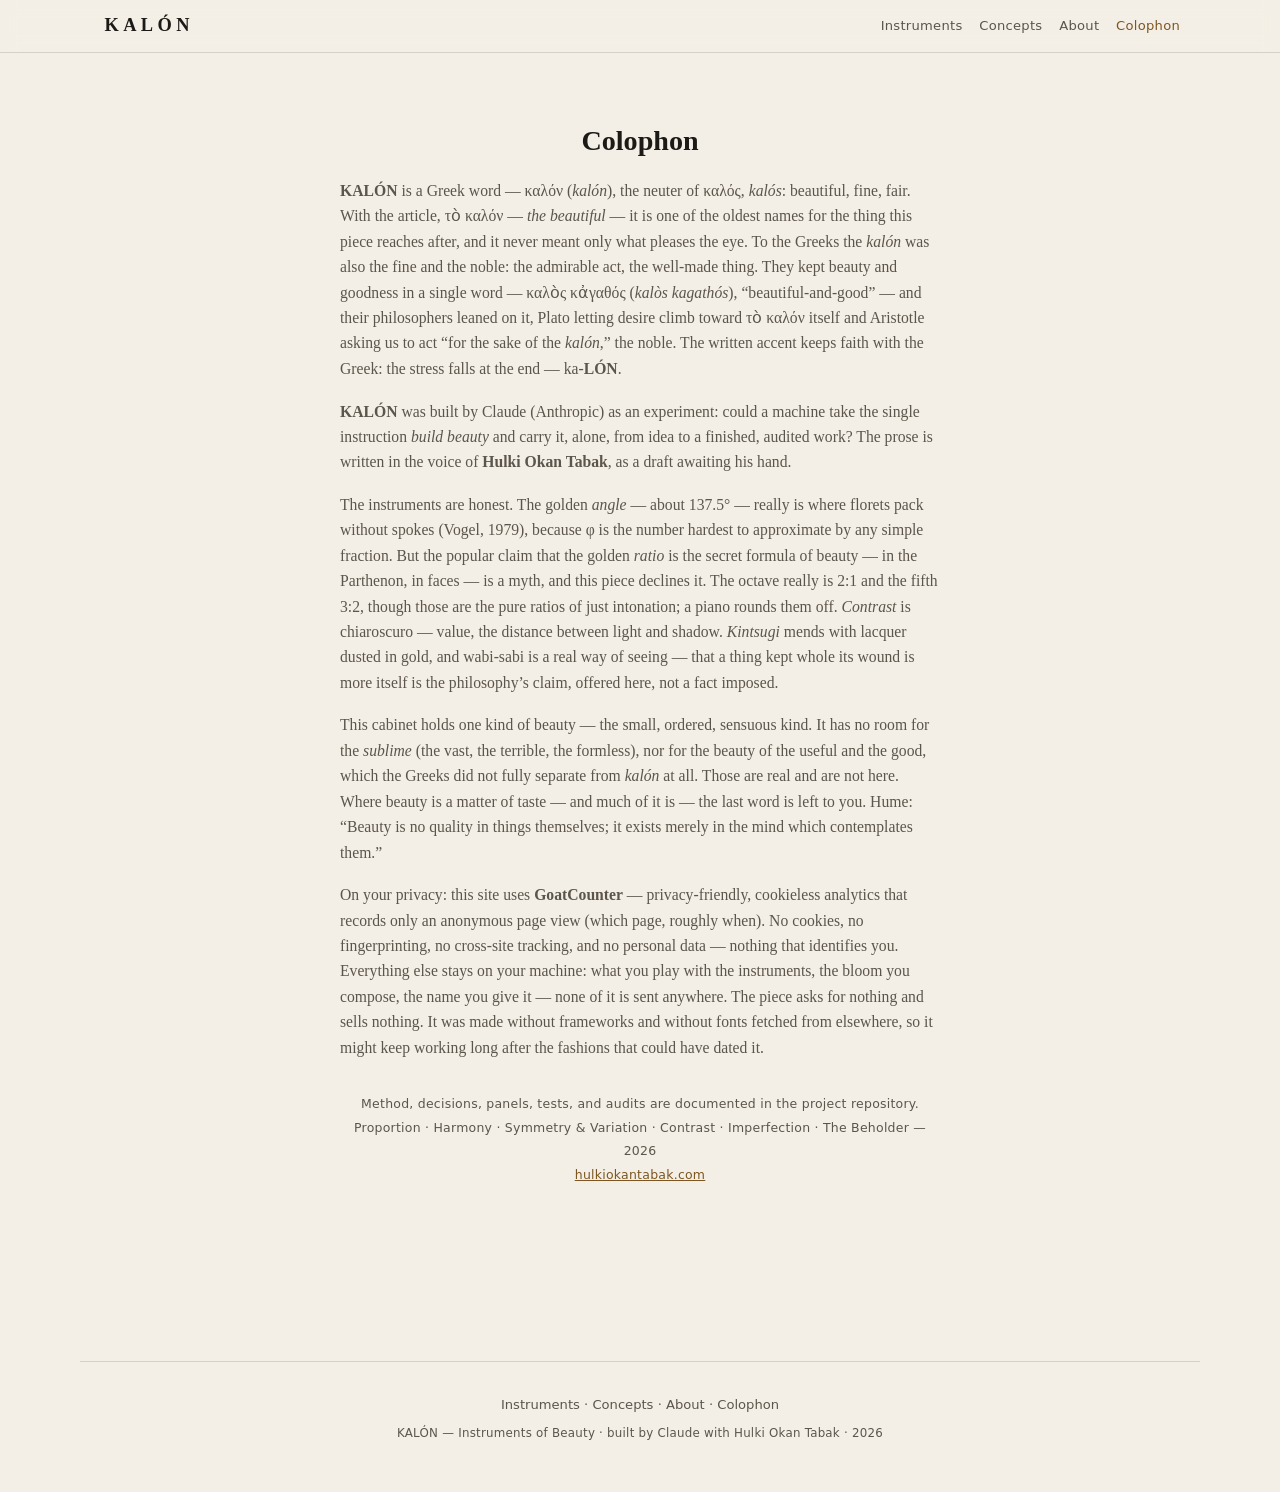
<file: colophon.html>
<!DOCTYPE html>
<html lang="en">
<head>
<meta charset="utf-8" />
<meta name="viewport" content="width=device-width, initial-scale=1" />
<meta http-equiv="Content-Security-Policy" content="default-src 'none'; script-src 'self' https://gc.zgo.at; style-src 'self'; img-src 'self' data: https://kalon.goatcounter.com; font-src 'self'; connect-src https://kalon.goatcounter.com; manifest-src 'self'; base-uri 'none'; form-action 'none'" />
<title>Colophon — KALÓN</title>
<meta name="description" content="What the name KALÓN means (Greek: the beautiful, and the noble and good), how it was made, what it honestly claims, and how it treats your privacy." />
<meta name="color-scheme" content="light" />
<meta name="theme-color" content="#f4efe6" />
<link rel="icon" type="image/png" href="assets/icon-192.png" />
<link rel="apple-touch-icon" href="assets/icon-180.png" />
<link rel="manifest" href="manifest.webmanifest" />
<meta name="apple-mobile-web-app-title" content="KALÓN" />
<link rel="stylesheet" href="css/kalon.css" />
</head>
<body class="page">
<a class="skip-link" href="#main">Skip to content</a>

<header class="masthead">
  <div class="masthead__inner">
    <a class="wordmark" href="./">KALÓN</a>
    <nav class="masthead__nav" aria-label="Pages">
      <a href="./">Instruments</a>
      <a href="concepts.html">Concepts</a>
      <a href="about.html">About</a>
      <a href="colophon.html" aria-current="page">Colophon</a>
    </nav>
  </div>
</header>

<main id="main">
  <section class="colophon page-section" aria-labelledby="h-colophon">
    <h1 id="h-colophon">Colophon</h1>
    <p id="name" class="colophon__etym">
      <strong>KALÓN</strong> is a Greek word — <span lang="grc">καλόν</span> (<em>kalón</em>), the
      neuter of <span lang="grc">καλός</span>, <em>kalós</em>: beautiful, fine, fair. With the
      article, <span lang="grc">τὸ καλόν</span> — <em>the beautiful</em> — it is one of the oldest
      names for the thing this piece reaches after, and it never meant only what pleases the eye.
      To the Greeks the <em>kalón</em> was also the fine and the noble: the admirable act, the
      well-made thing. They kept beauty and goodness in a single word — <span lang="grc">καλὸς
      κἀγαθός</span> (<em>kalòs kagathós</em>), “beautiful-and-good” — and their philosophers leaned
      on it, Plato letting desire climb toward <span lang="grc">τὸ καλόν</span> itself and Aristotle
      asking us to act “for the sake of the <em>kalón</em>,” the noble. The written accent keeps
      faith with the Greek: the stress falls at the end — ka-<strong>LÓN</strong>.
    </p>
    <p>
      <strong>KALÓN</strong> was built by Claude (Anthropic) as an experiment: could a machine
      take the single instruction <em>build beauty</em> and carry it, alone, from idea to a
      finished, audited work? The prose is written in the voice of
      <strong>Hulki Okan Tabak</strong>, as a draft awaiting his hand.
    </p>
    <p>
      The instruments are honest. The golden <em>angle</em> — about 137.5° — really is where
      florets pack without spokes (Vogel, 1979), because φ is the number hardest to approximate
      by any simple fraction. But the popular claim that the golden <em>ratio</em> is the secret
      formula of beauty — in the Parthenon, in faces — is a myth, and this piece declines it.
      The octave really is 2:1 and the fifth 3:2, though those are the pure ratios of just
      intonation; a piano rounds them off. <em>Contrast</em> is chiaroscuro — value, the distance
      between light and shadow. <em>Kintsugi</em> mends with lacquer dusted in gold, and wabi-sabi
      is a real way of seeing — that a thing kept whole its wound is more itself is the
      philosophy’s claim, offered here, not a fact imposed.
    </p>
    <p>
      This cabinet holds one kind of beauty — the small, ordered, sensuous kind. It has no room
      for the <em>sublime</em> (the vast, the terrible, the formless), nor for the beauty of the
      useful and the good, which the Greeks did not fully separate from <em>kalón</em> at all.
      Those are real and are not here. Where beauty is a matter of taste — and much of it is —
      the last word is left to you. Hume: “Beauty is no quality in things themselves; it exists
      merely in the mind which contemplates them.”
    </p>
    <p>
      On your privacy: this site uses <strong>GoatCounter</strong> — privacy-friendly, cookieless
      analytics that records only an anonymous page view (which page, roughly when). No cookies, no
      fingerprinting, no cross-site tracking, and no personal data — nothing that identifies you.
      Everything else stays on your machine: what you play with the instruments, the bloom you
      compose, the name you give it — none of it is sent anywhere. The piece asks for nothing and
      sells nothing. It was made without frameworks and without fonts fetched from elsewhere, so it
      might keep working long after the fashions that could have dated it.
    </p>
    <p class="colophon__meta">
      Method, decisions, panels, tests, and audits are documented in the project repository.
      <br />Proportion · Harmony · Symmetry &amp; Variation · Contrast · Imperfection · The Beholder — 2026
      <br /><a class="colophon__link" href="https://hulkiokantabak.github.io/hulkiokantabak.com/" rel="noreferrer">hulkiokantabak.com</a>
    </p>
  </section>
</main>

<footer class="site-footer">
  <nav class="site-footer__nav" aria-label="Pages">
    <a href="./">Instruments</a> · <a href="concepts.html">Concepts</a> · <a href="about.html">About</a> · <a href="colophon.html">Colophon</a>
  </nav>
  <p>KALÓN — Instruments of Beauty · built by Claude with Hulki Okan Tabak · 2026</p>
</footer>

<!-- GoatCounter — privacy-friendly, cookieless page-view analytics (no personal data) -->
<script data-goatcounter="https://kalon.goatcounter.com/count" async src="https://gc.zgo.at/count.js"></script>
</body>
</html>
</file>
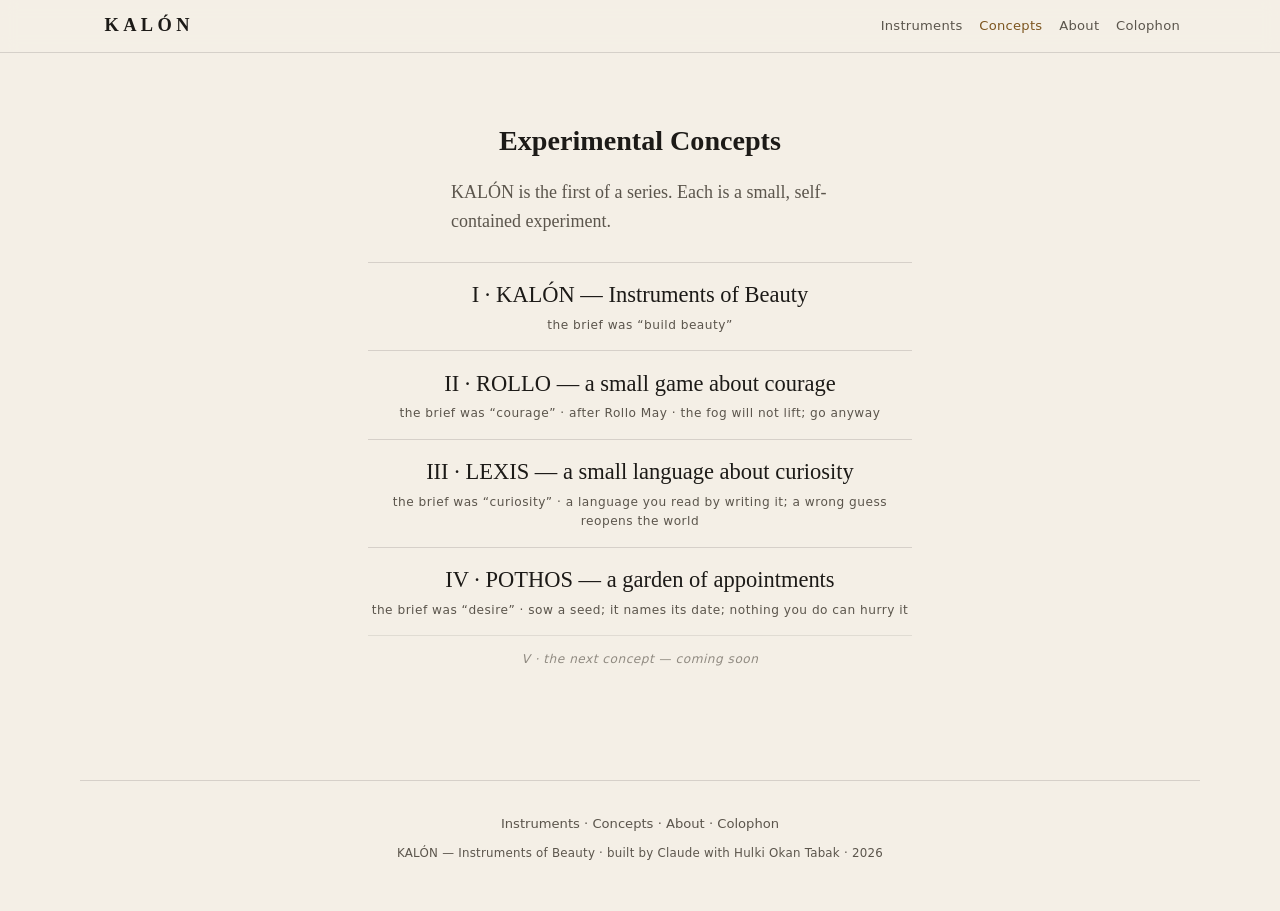
<file: concepts.html>
<!DOCTYPE html>
<html lang="en">
<head>
<meta charset="utf-8" />
<meta name="viewport" content="width=device-width, initial-scale=1" />
<meta http-equiv="Content-Security-Policy" content="default-src 'none'; script-src 'self' https://gc.zgo.at; style-src 'self'; img-src 'self' data: https://kalon.goatcounter.com; font-src 'self'; connect-src https://kalon.goatcounter.com; manifest-src 'self'; base-uri 'none'; form-action 'none'" />
<title>Experimental Concepts — KALÓN</title>
<meta name="description" content="KALÓN is the first of a series of small, self-contained experimental concepts." />
<meta name="color-scheme" content="light" />
<meta name="theme-color" content="#f4efe6" />
<link rel="icon" type="image/png" href="assets/icon-192.png" />
<link rel="apple-touch-icon" href="assets/icon-180.png" />
<link rel="manifest" href="manifest.webmanifest" />
<meta name="apple-mobile-web-app-title" content="KALÓN" />
<link rel="stylesheet" href="css/kalon.css" />
</head>
<body class="page">
<a class="skip-link" href="#main">Skip to content</a>

<header class="masthead">
  <div class="masthead__inner">
    <a class="wordmark" href="./">KALÓN</a>
    <nav class="masthead__nav" aria-label="Pages">
      <a href="./">Instruments</a>
      <a href="concepts.html" aria-current="page">Concepts</a>
      <a href="about.html">About</a>
      <a href="colophon.html">Colophon</a>
    </nav>
  </div>
</header>

<main id="main">
  <section class="experiments page-section" aria-labelledby="h-experiments">
    <h1 id="h-experiments">Experimental Concepts</h1>
    <p>KALÓN is the first of a series. Each is a small, self-contained experiment.</p>
    <ol class="experiments__list">
      <li>
        <a href="./">I · KALÓN — Instruments of Beauty</a>
        <span>the brief was “build beauty”</span>
      </li>
      <li>
        <a href="https://hulkiokantabak.github.io/rollo/">II · ROLLO — a small game about courage</a>
        <span>the brief was “courage” · after Rollo May · the fog will not lift; go anyway</span>
      </li>
      <li>
        <a href="https://hulkiokantabak.github.io/lexis/">III · LEXIS — a small language about curiosity</a>
        <span>the brief was “curiosity” · a language you read by writing it; a wrong guess reopens the world</span>
      </li>
      <li>
        <a href="https://hulkiokantabak.github.io/pothos/">IV · POTHOS — a garden of appointments</a>
        <span>the brief was “desire” · sow a seed; it names its date; nothing you do can hurry it</span>
      </li>
      <li class="experiments__soon"><span>V · the next concept — coming soon</span></li>
    </ol>
  </section>
</main>

<footer class="site-footer">
  <nav class="site-footer__nav" aria-label="Pages">
    <a href="./">Instruments</a> · <a href="concepts.html">Concepts</a> · <a href="about.html">About</a> · <a href="colophon.html">Colophon</a>
  </nav>
  <p>KALÓN — Instruments of Beauty · built by Claude with Hulki Okan Tabak · 2026</p>
</footer>

<!-- GoatCounter — privacy-friendly, cookieless page-view analytics (no personal data) -->
<script data-goatcounter="https://kalon.goatcounter.com/count" async src="https://gc.zgo.at/count.js"></script>
</body>
</html>
</file>
<file: css/kalon.css>
/* KALÓN — kalon.css
 * A small, calm design system. System fonts only (nothing fetched). One paper,
 * one ink, one gold accent, a few muted tones. Serif for the voice, sans for the
 * controls. Generous whitespace; the canvases carry the motion, the page stays still.
 */

/* ---------- tokens ---------- */
:root {
  --paper: #f4efe6;
  --paper-2: #efe7d9;
  --ink: #1c1a17;                      /* 15.2:1 on paper */
  --ink-soft: #5b554c;                 /* 6.4:1 — secondary text */
  --ink-mute: rgba(28, 26, 23, 0.42);  /* NON-TEXT only (hairlines, decorative marks) — fails text contrast */
  --ink-faint: rgba(28, 26, 23, 0.14);
  --gold: #b8843f;                     /* GRAPHIC marks only (canvas) — 2.9:1, fails text */
  --gold-deep: #7d5620;                /* gold for TEXT / UI / focus — 5.7:1 on paper (AA) */
  --gold-text: var(--gold-deep);
  --accent: var(--gold-deep);

  --serif: "Iowan Old Style", "Palatino Linotype", Palatino, Georgia, "Times New Roman", serif;
  --sans: system-ui, -apple-system, "Segoe UI", Roboto, Helvetica, Arial, sans-serif;

  --maxw: 70rem;
  --measure: 42ch;
  --radius: 4px;

  /* modular scale (~1.25) on an 18px base */
  --t-0: 1.125rem;
  --t-1: 1.406rem;
  --t-2: 1.758rem;
  --t-3: 2.197rem;
  --t-4: 2.75rem;
  --t-5: clamp(2.6rem, 7vw, 4.3rem);
}

/* ---------- reset ---------- */
*, *::before, *::after { box-sizing: border-box; }
html { -webkit-text-size-adjust: 100%; scroll-behavior: smooth; }
body {
  margin: 0;
  background: var(--paper);
  color: var(--ink);
  font-family: var(--serif);
  font-size: var(--t-0);
  line-height: 1.62;
  text-rendering: optimizeLegibility;
  -webkit-font-smoothing: antialiased;
}
h1, h2, h3 { line-height: 1.12; font-weight: 600; margin: 0; }
p { margin: 0 0 1.1em; }
em { font-style: italic; }
strong { font-weight: 600; }
img, canvas { max-width: 100%; display: block; }
:focus-visible { outline: 2px solid var(--gold-deep); outline-offset: 3px; border-radius: 2px; }

.visually-hidden {
  position: absolute !important; width: 1px; height: 1px; padding: 0; margin: -1px;
  overflow: hidden; clip: rect(0 0 0 0); white-space: nowrap; border: 0;
}
.skip-link {
  position: absolute; left: -999px; top: 0; z-index: 100;
  background: var(--ink); color: var(--paper); padding: 0.6em 1em; border-radius: var(--radius);
  font-family: var(--sans); font-size: 0.9rem; text-decoration: none;
}
.skip-link:focus { left: 0.5rem; top: 0.5rem; }

/* ---------- masthead ---------- */
.masthead {
  position: sticky; top: 0; z-index: 20;
  background: rgba(244, 239, 230, 0.9);                          /* fallback where color-mix() is unsupported */
  background: color-mix(in srgb, var(--paper) 88%, transparent);
  -webkit-backdrop-filter: blur(8px);
  backdrop-filter: blur(8px);
  border-bottom: 1px solid var(--ink-faint);
}
.masthead__inner {
  max-width: var(--maxw); margin: 0 auto;
  display: flex; align-items: center; justify-content: space-between;
  gap: 1rem; padding: 0.7rem 1.25rem;
}
.wordmark {
  font-family: var(--serif); font-weight: 600; letter-spacing: 0.24em;
  font-size: 1.15rem; color: var(--ink); text-decoration: none; padding-left: 0.24em;
}
.masthead__controls { display: flex; gap: 0.5rem; }
.toggle {
  font-family: var(--sans); font-size: 0.78rem; letter-spacing: 0.02em;
  color: var(--ink-soft); background: transparent; border: 1px solid var(--ink-faint);
  border-radius: 999px; padding: 0.34em 0.85em; cursor: pointer;
  transition: color 0.2s, border-color 0.2s, background 0.2s;
}
.toggle:hover { color: var(--ink); border-color: var(--ink-mute); }
.toggle[aria-pressed="true"] { color: var(--gold-deep); border-color: color-mix(in srgb, var(--gold) 55%, transparent); }

/* ---------- overture ---------- */
main { display: block; }
section { scroll-margin-top: 4.5rem; }
.overture {
  max-width: 48rem; margin: 0 auto; text-align: center;
  padding: min(20vh, 9rem) 1.25rem min(12vh, 6rem);
}
.kicker {
  font-family: var(--sans); text-transform: uppercase; letter-spacing: 0.32em;
  font-size: 0.76rem; color: var(--gold-deep); margin-bottom: 1.5rem;
}
.display { font-size: var(--t-5); letter-spacing: -0.015em; margin-bottom: 1.2rem; }
.lede { font-size: var(--t-1); color: var(--ink); max-width: 34rem; margin: 0 auto; }
.lede em { color: var(--gold-deep); font-style: italic; }
.scroll-hint {
  margin-top: 2.6rem; font-size: 1.3rem; color: var(--ink-soft);
  animation: bob 2.4s ease-in-out infinite;
}
.scroll-hint__label {
  display: block; font-family: var(--sans); font-size: 0.76rem;
  letter-spacing: 0.16em; text-transform: uppercase; color: var(--gold-deep); margin-bottom: 0.35rem;
}
@keyframes bob { 0%, 100% { transform: translateY(0); } 50% { transform: translateY(8px); } }

/* ---------- instruments ---------- */
.instrument {
  max-width: 46rem; margin: 0 auto;
  padding: clamp(3rem, 9vh, 7rem) 1.25rem;
  border-top: 1px solid var(--ink-faint);
}
.instrument__text { max-width: 40rem; margin: 0 auto 2.2rem; text-align: center; }
.numeral {
  font-family: var(--serif); font-size: var(--t-2); color: var(--gold-deep);
  margin: 0 0 0.2em; letter-spacing: 0.08em; font-style: italic; font-weight: 600;
}
.instrument__text h2 { font-size: var(--t-3); margin-bottom: 0.7rem; }
.instrument__text p { color: var(--ink-soft); text-align: left; max-width: 40ch; margin-inline: auto; }
.lineage {
  font-family: var(--sans); font-size: 0.76rem; color: var(--ink-soft);
  letter-spacing: 0.01em; margin: 0.9rem auto 0; max-width: 42ch; font-style: normal;
}
.lineage em { font-style: italic; color: var(--ink-soft); }
.hint {
  font-family: var(--sans); font-size: 0.8rem; color: var(--gold-deep);
  text-align: center; margin: 0 0 0.2rem; transition: opacity 0.4s ease;
}
.hint.is-hidden { opacity: 0; }

.instrument__stage { margin: 0; }
.instrument__stage > canvas {
  width: 100%; max-width: 34rem; aspect-ratio: 1 / 1; height: auto;
  margin: 0 auto; background: var(--paper-2);
  border: 1px solid var(--ink-faint); border-radius: var(--radius);
}
.instrument[data-instrument="proportion"] canvas { touch-action: pan-y; cursor: ew-resize; }

/* ---------- controls ---------- */
.controls {
  max-width: 26rem; margin: 1.4rem auto 0;
  display: flex; flex-direction: column; gap: 1rem; align-items: stretch;
}
.control { display: flex; flex-direction: column; gap: 0.4rem; }
.control__label {
  font-family: var(--sans); font-size: 0.72rem; letter-spacing: 0.14em;
  text-transform: uppercase; color: var(--ink-soft); text-align: center;
}
.control--text input {
  font-family: var(--serif); font-size: 1.05rem; text-align: center;
  padding: 0.4em 0.6em; background: var(--paper); color: var(--ink);
  border: 1px solid var(--ink-faint); border-radius: var(--radius);
}
.readout {
  font-family: var(--sans); font-size: 0.82rem; color: var(--ink-soft);
  text-align: center; min-height: 1.4em; margin: 0; font-variant-numeric: tabular-nums;
}
.readout em { color: var(--gold-deep); font-style: normal; }

.btn-row { display: flex; gap: 0.6rem; justify-content: center; flex-wrap: wrap; }
.btn {
  font-family: var(--sans); font-size: 0.85rem; letter-spacing: 0.02em;
  color: var(--ink); background: transparent; cursor: pointer;
  border: 1px solid var(--ink-mute); border-radius: 999px; padding: 0.5em 1.15em;
  transition: color 0.2s, border-color 0.2s, background 0.2s;
}
.btn:hover { border-color: var(--ink); background: color-mix(in srgb, var(--ink) 5%, transparent); }
.btn--gold { color: var(--gold-deep); border-color: color-mix(in srgb, var(--gold) 55%, transparent); }
.btn--gold:hover { background: color-mix(in srgb, var(--gold) 12%, transparent); border-color: var(--gold); }

.chips { display: flex; flex-wrap: wrap; gap: 0.5rem; justify-content: center; }
.chip {
  font-family: var(--sans); font-size: 0.82rem; color: var(--ink-soft);
  background: transparent; border: 1px solid var(--ink-faint); border-radius: 999px;
  padding: 0.4em 0.85em; cursor: pointer; transition: all 0.2s;
}
.chip span { color: var(--ink-soft); font-variant-numeric: tabular-nums; margin-left: 0.15em; }
.chip:hover { border-color: var(--ink-mute); color: var(--ink); }
.chip[aria-pressed="true"] {
  color: var(--paper); background: var(--gold-deep); border-color: var(--gold-deep);
}
.chip[aria-pressed="true"] span { color: color-mix(in srgb, var(--paper) 80%, transparent); }

/* ---------- range input ---------- */
input[type="range"] {
  -webkit-appearance: none; appearance: none; width: 100%; height: 26px;
  background: transparent; cursor: pointer;
}
input[type="range"]::-webkit-slider-runnable-track {
  height: 2px; background: var(--ink-faint); border-radius: 2px;
}
input[type="range"]::-moz-range-track { height: 2px; background: var(--ink-faint); border-radius: 2px; }
input[type="range"]::-webkit-slider-thumb {
  -webkit-appearance: none; appearance: none; width: 18px; height: 18px; margin-top: -8px;
  background: var(--paper); border: 2px solid var(--gold-deep); border-radius: 50%;
  box-shadow: 0 1px 3px rgba(0,0,0,0.15);
}
input[type="range"]::-moz-range-thumb {
  width: 18px; height: 18px; background: var(--paper); border: 2px solid var(--gold-deep);
  border-radius: 50%; box-shadow: 0 1px 3px rgba(0,0,0,0.15);
}

/* ---------- beholder finale ---------- */
.beholder .instrument__stage > canvas { max-width: 30rem; border-radius: var(--radius); }
.artifact { margin: 1.4rem auto 0; text-align: center; max-width: 32rem; }
.artifact__name { font-family: var(--serif); font-size: var(--t-2); color: var(--ink); }
.artifact__line {
  font-family: var(--serif); font-style: italic; font-size: var(--t-1);
  color: var(--gold-deep); margin: 0.5rem auto 0; max-width: 28rem; line-height: 1.4;
}
.artifact__sig {
  font-family: var(--sans); font-size: 0.74rem; color: var(--ink-soft);
  letter-spacing: 0.04em; margin: 0.9rem 0 0; font-variant-numeric: tabular-nums;
}

/* ---------- colophon ---------- */
.colophon {
  max-width: 40rem; margin: 0 auto; padding: clamp(3rem, 9vh, 7rem) 1.25rem 6rem;
  border-top: 1px solid var(--ink-faint); color: var(--ink-soft); font-size: 0.98rem;
}
.colophon h2 { font-size: var(--t-2); color: var(--ink); margin-bottom: 1.2rem; text-align: center; }
.colophon__meta {
  font-family: var(--sans); font-size: 0.78rem; color: var(--ink-soft);
  letter-spacing: 0.02em; text-align: center; margin-top: 2rem; line-height: 1.9;
}
.colophon__link { color: var(--gold-deep); }

/* ---------- experimental concepts ---------- */
.experiments {
  max-width: 40rem; margin: 0 auto; padding: clamp(3rem, 9vh, 7rem) 1.25rem 2rem;
  border-top: 1px solid var(--ink-faint); color: var(--ink-soft);
}
.experiments h2 { font-size: var(--t-2); color: var(--ink); margin-bottom: 1.1rem; text-align: center; }
.experiments p { max-width: 42ch; margin: 0 auto 1.6rem; }
.experiments__list { list-style: none; margin: 0 auto; padding: 0; max-width: 34rem; }
.experiments__list li {
  display: flex; flex-direction: column; gap: 0.15rem; padding: 0.9rem 0;
  border-top: 1px solid var(--ink-faint); text-align: center;
}
.experiments__list a { font-family: var(--serif); font-size: var(--t-1); color: var(--ink); text-decoration: none; }
.experiments__list a:hover { color: var(--gold-deep); }
.experiments__list span { font-family: var(--sans); font-size: 0.76rem; color: var(--ink-soft); letter-spacing: 0.04em; }
.experiments__soon { opacity: 0.65; }
.experiments__soon span { font-style: italic; }

/* dark instrument (Contrast): frame the dark canvas so it reads as a framed image on the paper wall */
.instrument--dark .instrument__stage > canvas { background: #14110d; border-color: rgba(28, 26, 23, 0.4); }

/* ---------- wide screens: give instruments a touch more presence ---------- */
@media (min-width: 60rem) {
  .instrument { max-width: 52rem; }
  .instrument__stage > canvas { max-width: 36rem; }
}

/* ---------- narrow screens: keep a control near the canvas (mobile fold) ---------- */
@media (max-width: 40rem) {
  .overture { padding: 2.4rem 1.25rem 2rem; }   /* shorter hero → the playable cue lands near the fold */
  .lede { font-size: 1.04rem; line-height: 1.5; }
  .instrument { padding: 3rem 1.1rem; }
  .instrument__text { margin-bottom: 1.3rem; }
  .instrument__stage > canvas,
  .beholder .instrument__stage > canvas { max-width: min(100%, 74vw); }
  .controls { margin-top: 0.9rem; }
  .display { font-size: clamp(2.3rem, 10vw, 3rem); }
  .toggle, .chip { min-height: 44px; display: inline-flex; align-items: center; }  /* thumb-friendly targets */
}

/* ---------- navigation (multi-page) ---------- */
.masthead__inner { flex-wrap: wrap; }
.masthead__nav { display: flex; flex-wrap: wrap; gap: 0.1rem 1.05rem; align-items: center; }
.masthead__nav a {
  font-family: var(--sans); font-size: 0.82rem; letter-spacing: 0.02em;
  color: var(--ink-soft); text-decoration: none; padding: 0.2rem 0; white-space: nowrap;
}
.masthead__nav a:hover { color: var(--ink); }
.masthead__nav a[aria-current="page"] { color: var(--gold-deep); }

.site-footer {
  max-width: var(--maxw); margin: 4rem auto 0; padding: 2rem 1.25rem 3rem;
  border-top: 1px solid var(--ink-faint); text-align: center;
}
.site-footer__nav { font-family: var(--sans); font-size: 0.82rem; color: var(--ink-soft); margin-bottom: 0.6rem; }
.site-footer__nav a { color: var(--ink-soft); text-decoration: none; }
.site-footer__nav a:hover { color: var(--gold-deep); }
.site-footer p { font-family: var(--sans); font-size: 0.74rem; color: var(--ink-soft); margin: 0; letter-spacing: 0.02em; }

/* ---------- content pages (concepts / about / colophon) ---------- */
.page-section { border-top: none; padding-top: clamp(2.5rem, 8vh, 5rem); }
.page-section h1 { font-size: var(--t-2); color: var(--ink); text-align: center; margin-bottom: 1.3rem; line-height: 1.14; }

.about { max-width: 40rem; margin: 0 auto; padding: clamp(2.5rem, 8vh, 5rem) 1.25rem 2rem; color: var(--ink-soft); }
.about__lede { font-size: var(--t-1); color: var(--ink); margin: 0 0 2rem; }
.about h2 { font-family: var(--serif); font-size: var(--t-1); color: var(--ink); margin: 2.2rem 0 0.7rem; text-align: left; }
.about__list { padding-left: 1.1rem; }
.about__list li { margin-bottom: 0.7rem; }
.about code { font-size: 0.9em; background: var(--paper-2); padding: 0.05em 0.35em; border-radius: 3px; word-break: break-word; }
.about__metrics { width: 100%; border-collapse: collapse; margin: 0.5rem 0 1.5rem; font-size: 0.9rem; }
.about__metrics th, .about__metrics td { text-align: left; vertical-align: top; padding: 0.55rem 0.5rem; border-top: 1px solid var(--ink-faint); }
.about__metrics th { font-family: var(--sans); font-weight: 600; color: var(--ink); width: 40%; }
.about__meta { font-family: var(--sans); font-size: 0.78rem; color: var(--ink-soft); margin-top: 2rem; }

/* ---------- Windows High Contrast / forced-colors: preserve state without colour ---------- */
@media (forced-colors: active) {
  /* pressed chips/toggles lose their gold fill under forced colours — restore a non-colour cue */
  .chip[aria-pressed="true"],
  .toggle[aria-pressed="true"] { outline: 2px solid; outline-offset: -3px; }
  .toggle[aria-pressed="true"]::before { content: "● "; }
}

/* ---------- reduced motion ---------- */
@media (prefers-reduced-motion: reduce) {
  html { scroll-behavior: auto; }
  .scroll-hint { animation: none; }
  * { transition-duration: 0.001ms !important; animation-duration: 0.001ms !important; animation-iteration-count: 1 !important; }
}
</file>
